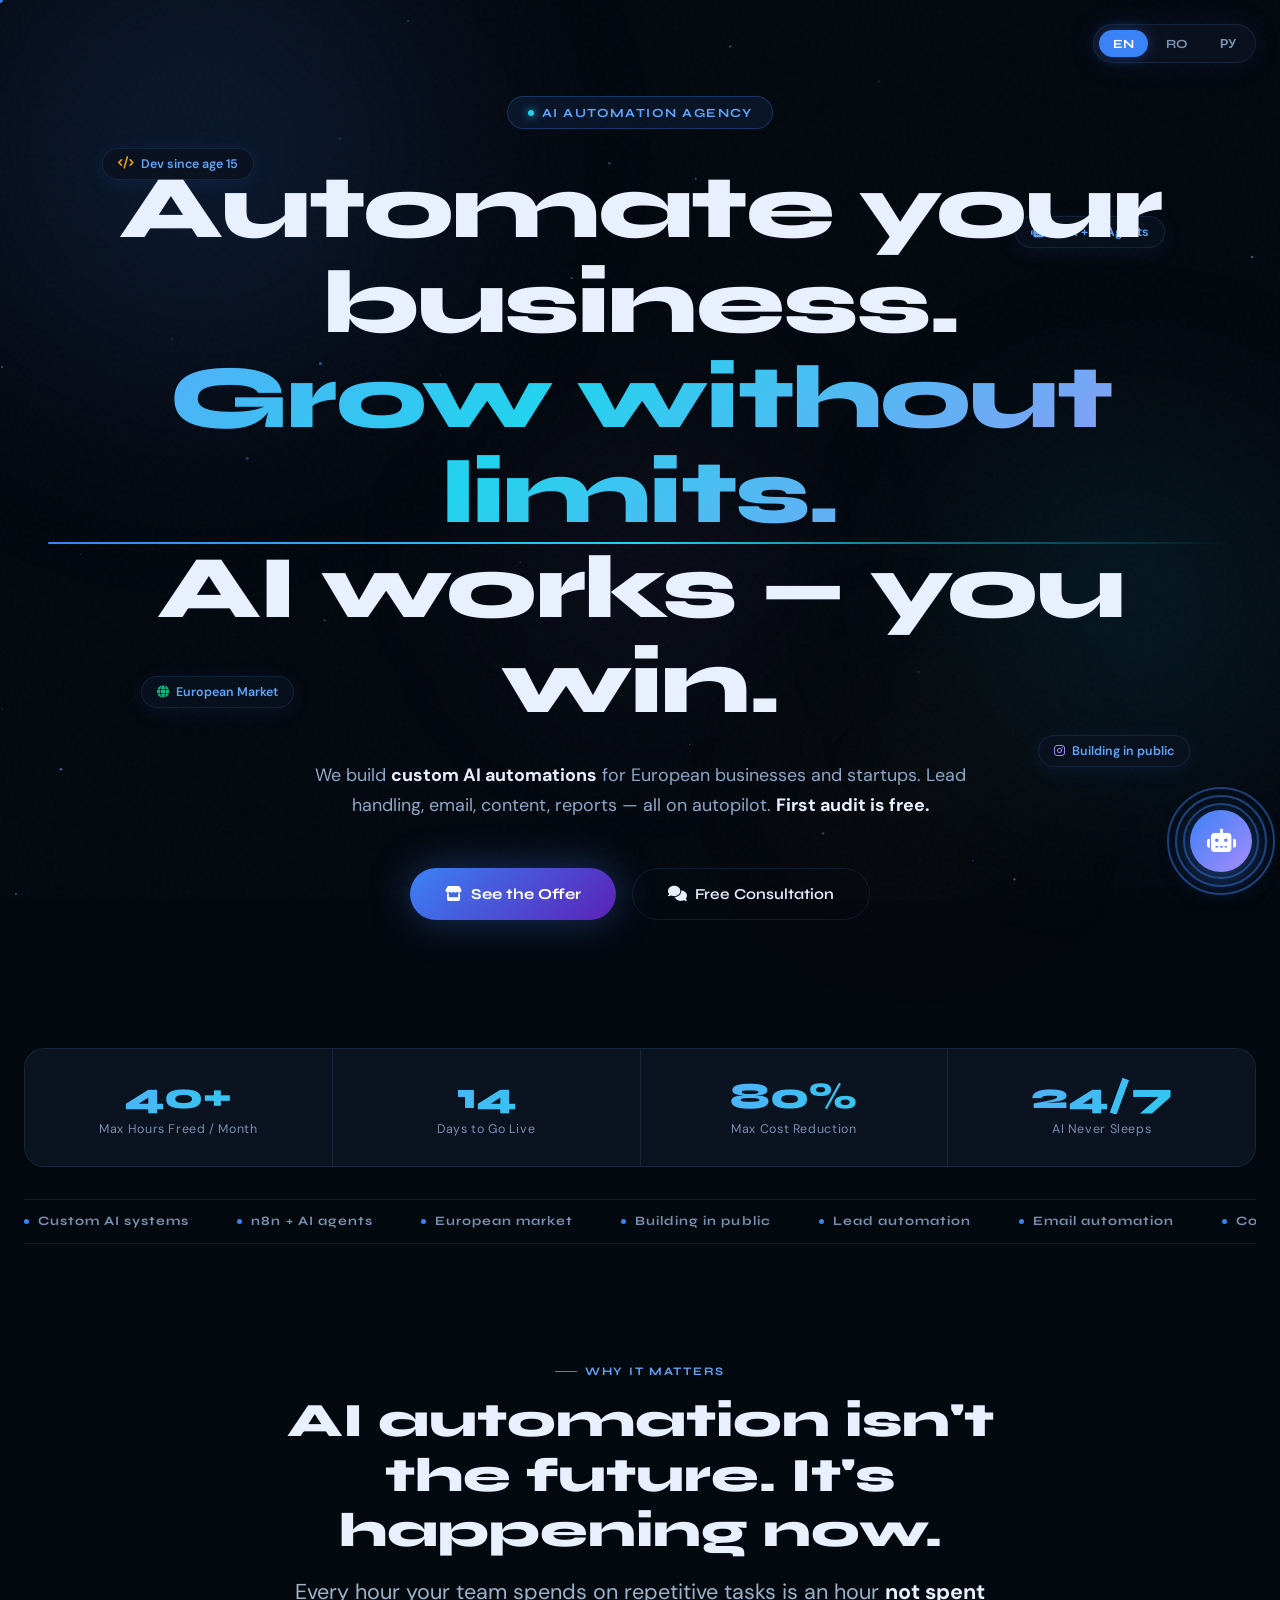
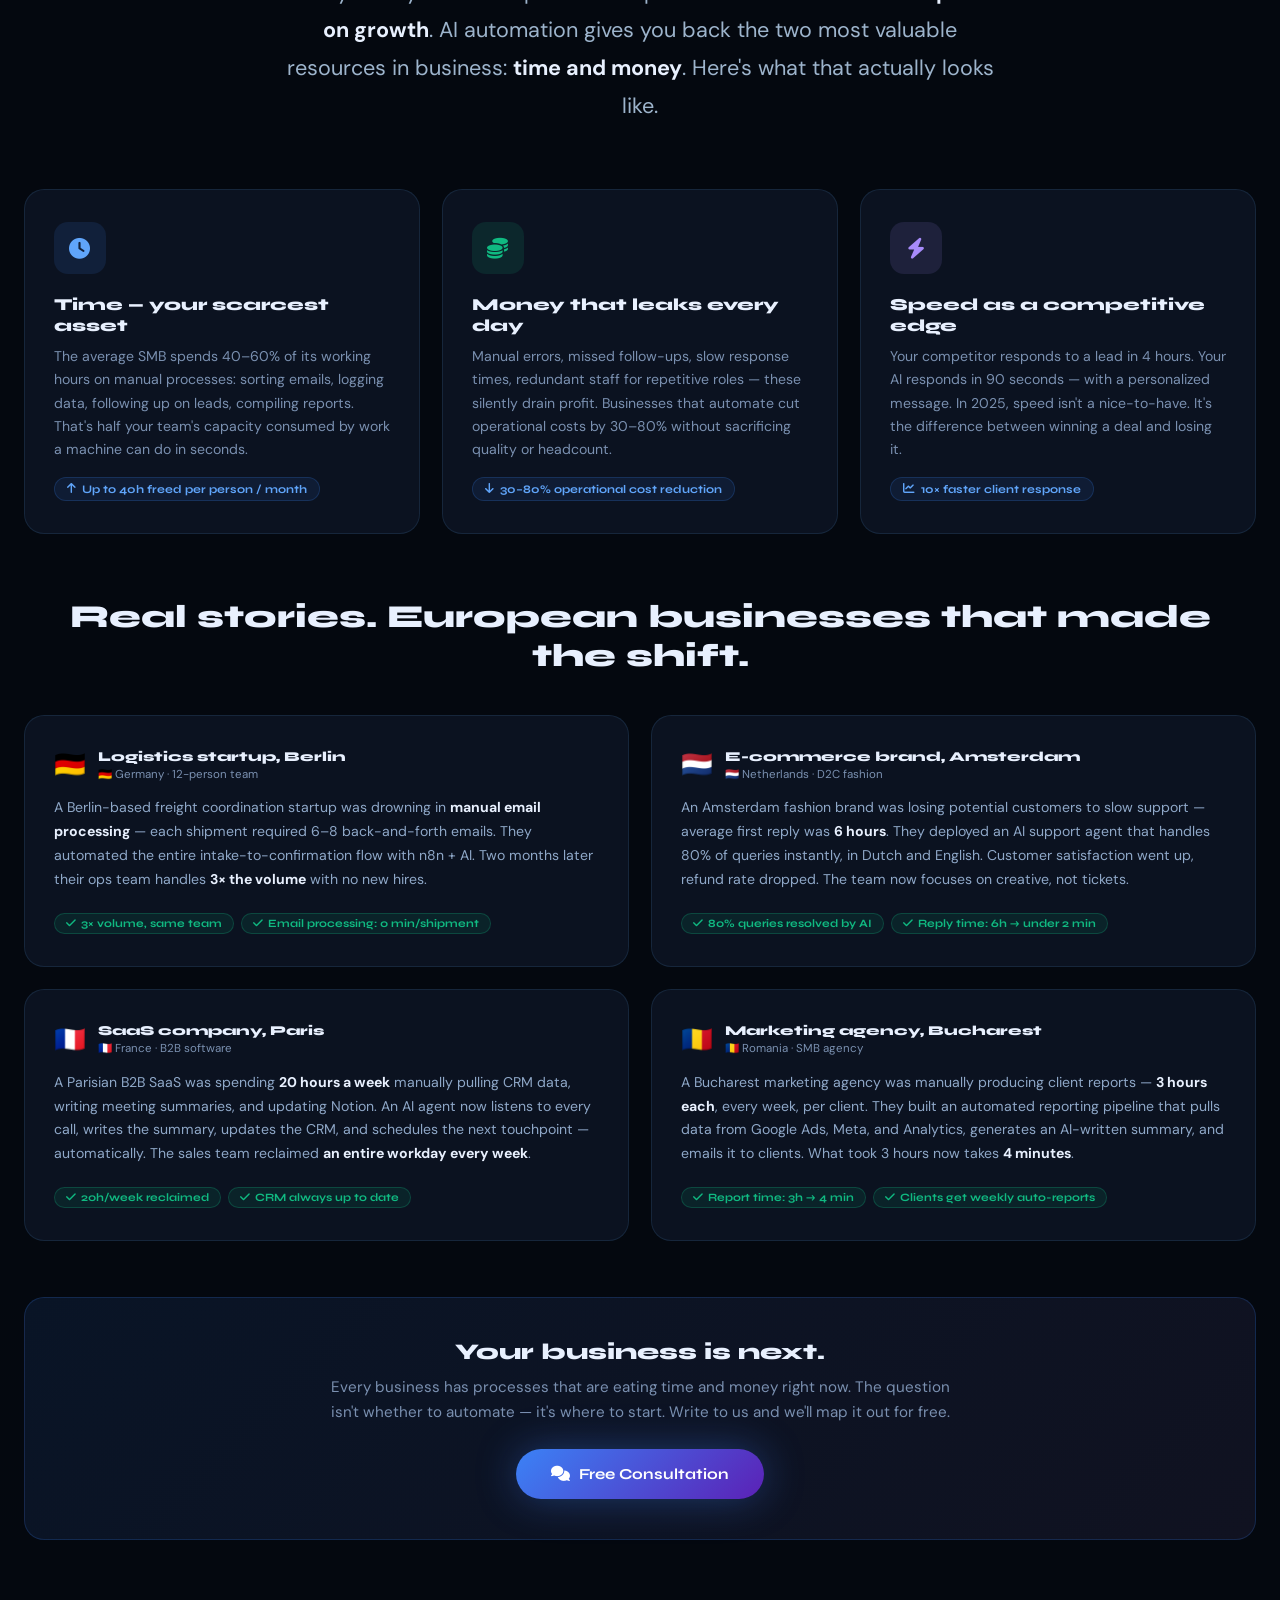
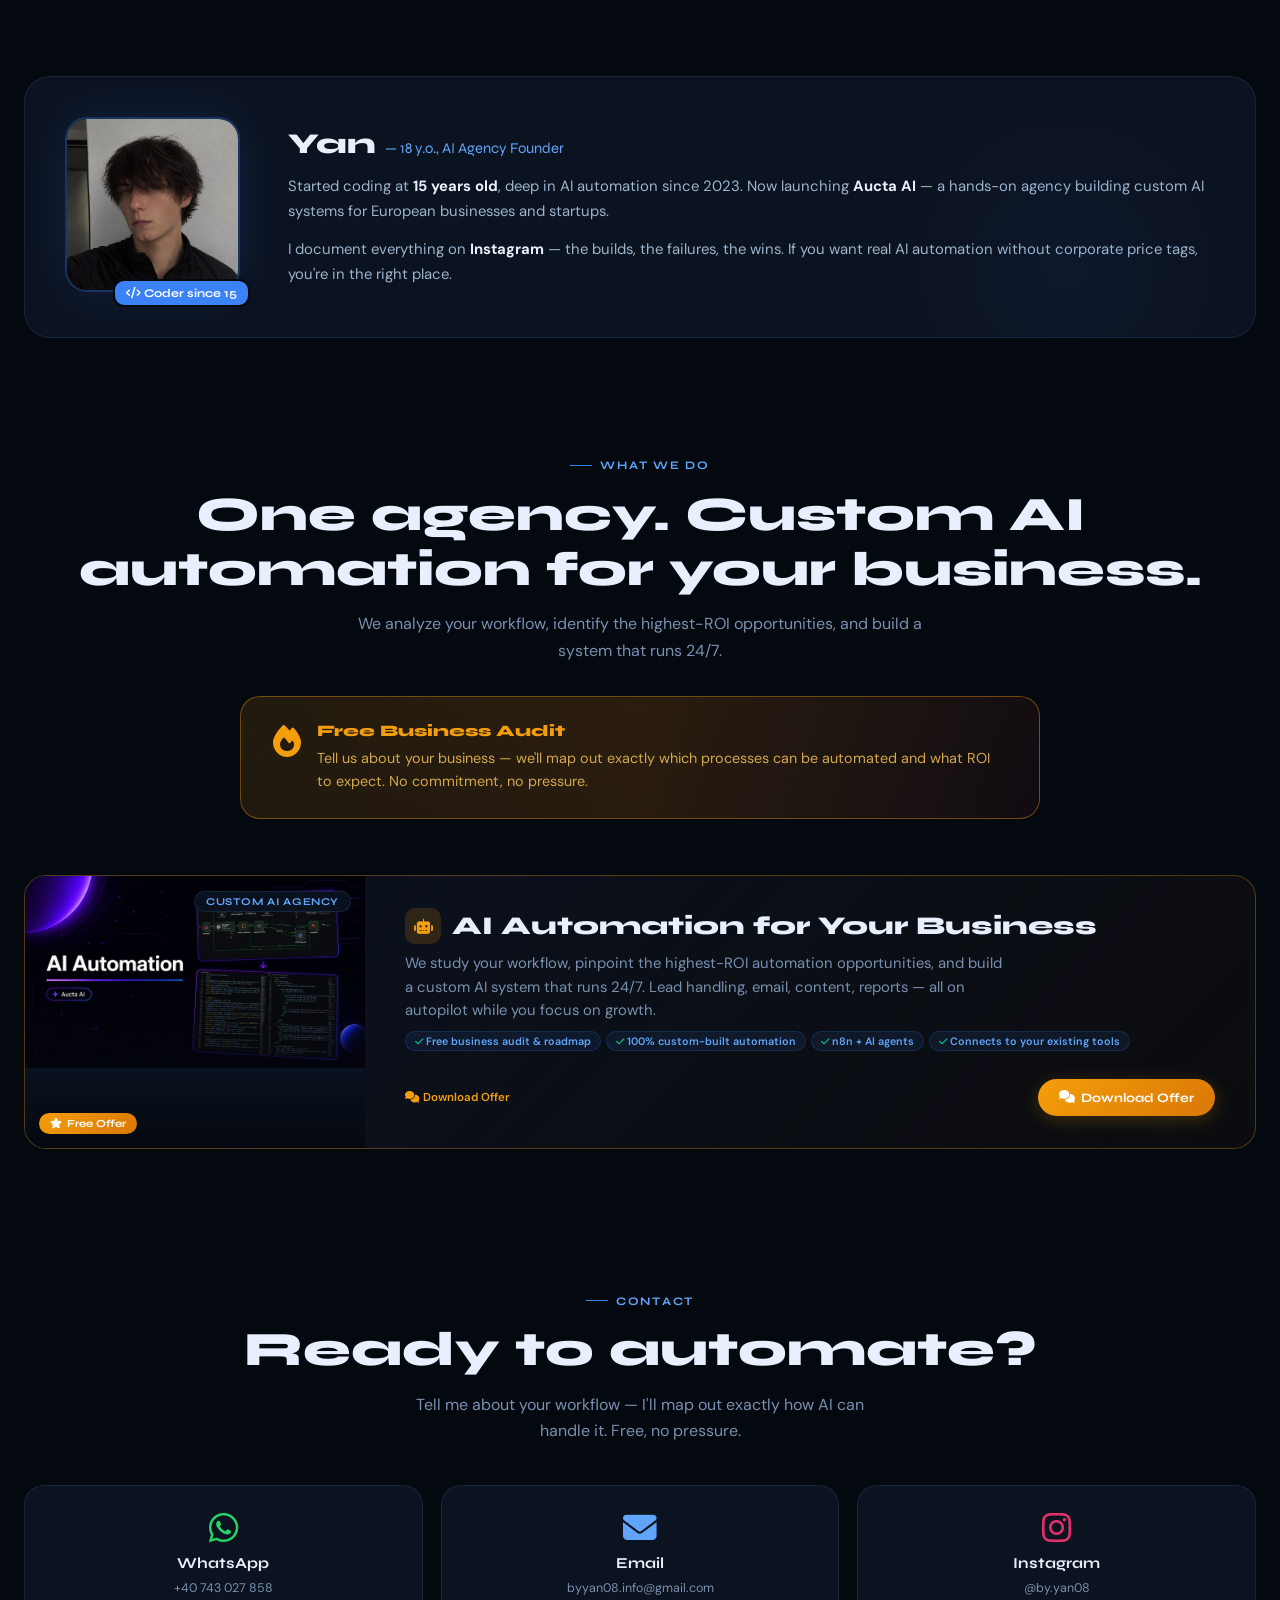
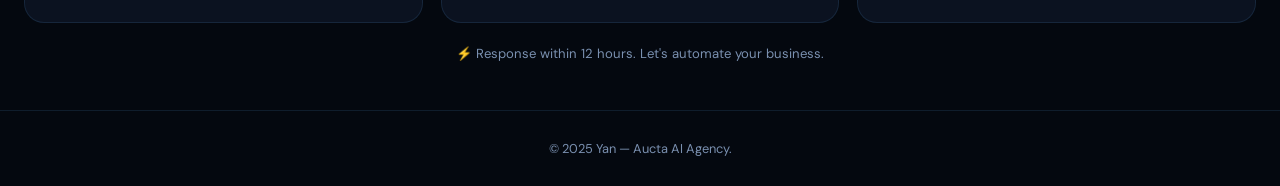
<file: index.html>
<!DOCTYPE html>
<html lang="en" id="htmlRoot">
<head>
<meta charset="UTF-8">
<meta name="viewport" content="width=device-width, initial-scale=1.0, viewport-fit=cover">
<title>Yan | Aucta AI — Automation Agency</title>
<link rel="icon" type="image/png" href="icon.png">
<link rel="stylesheet" href="https://cdnjs.cloudflare.com/ajax/libs/font-awesome/6.5.0/css/all.min.css">
<link href="https://fonts.googleapis.com/css2?family=Syne:wght@400;600;700;800&family=DM+Sans:opsz,wght@9..40,300;9..40,400;9..40,500&display=swap" rel="stylesheet">
<style>
:root{
  --bg:#04080f;--surface:#0b1220;--surface2:#111c30;
  --border:rgba(99,179,255,0.12);--blue:#3b82f6;--blue-bright:#60a5fa;
  --blue-glow:rgba(59,130,246,0.35);--cyan:#22d3ee;--purple:#a78bfa;
  --text:#e8f0fe;--muted:#7a90b0;--accent:#f59e0b;--green:#10b981;
  --radius:20px;--fd:'Syne',sans-serif;--fb:'DM Sans',sans-serif;
}
*,*::before,*::after{margin:0;padding:0;box-sizing:border-box}
html{scroll-behavior:smooth}
body{font-family:var(--fb);background:var(--bg);color:var(--text);overflow-x:hidden}
h1,h2,h3,h4,h5,p,span,div,button,a{overflow-wrap:break-word;word-break:break-word}

/* CANVAS */
#cvs{position:fixed;inset:0;z-index:0;pointer-events:none}
body::before{content:'';position:fixed;inset:0;z-index:1;pointer-events:none;
  background-image:url("data:image/svg+xml,%3Csvg viewBox='0 0 256 256' xmlns='http://www.w3.org/2000/svg'%3E%3Cfilter id='n'%3E%3CfeTurbulence type='fractalNoise' baseFrequency='0.9' numOctaves='4' stitchTiles='stitch'/%3E%3C/filter%3E%3Crect width='100%25' height='100%25' filter='url(%23n)' opacity='1'/%3E%3C/svg%3E");opacity:.022}
.orb{position:fixed;border-radius:50%;filter:blur(90px);pointer-events:none;z-index:0;animation:orbF 18s ease-in-out infinite}
.o1{width:700px;height:700px;top:-200px;left:-150px;background:radial-gradient(circle,rgba(59,130,246,.18),transparent 70%)}
.o2{width:500px;height:500px;bottom:5%;right:-100px;background:radial-gradient(circle,rgba(34,211,238,.12),transparent 70%);animation-delay:-7s}
.o3{width:400px;height:400px;top:40%;left:35%;background:radial-gradient(circle,rgba(167,139,250,.08),transparent 70%);animation-delay:-13s}
.o4{width:300px;height:300px;top:70%;left:60%;background:radial-gradient(circle,rgba(245,158,11,.06),transparent 70%);animation-delay:-5s}
@keyframes orbF{0%,100%{transform:translate(0,0) scale(1)}33%{transform:translate(40px,-50px) scale(1.06)}66%{transform:translate(-30px,35px) scale(.94)}}
::-webkit-scrollbar{width:4px}::-webkit-scrollbar-track{background:var(--bg)}
::-webkit-scrollbar-thumb{background:linear-gradient(var(--blue),var(--purple));border-radius:10px}
.wrapper{position:relative;z-index:2}
.container{max-width:1280px;margin:0 auto;padding:0 1.5rem}

/* LANG */
.lang-toggle{position:fixed;top:24px;right:24px;z-index:1000;display:flex;gap:4px;
  background:rgba(11,18,32,.92);backdrop-filter:blur(20px);border:1px solid var(--border);
  border-radius:50px;padding:5px;box-shadow:0 0 30px rgba(59,130,246,.1)}
.lang-option{padding:6px 14px;border-radius:40px;font-family:var(--fd);font-size:.78rem;font-weight:700;
  cursor:pointer;transition:all .25s;color:var(--muted);user-select:none}
.lang-option.active{background:var(--blue);color:#fff;box-shadow:0 0 15px var(--blue-glow)}
.lang-option:not(.active):hover{color:var(--text)}

/* HERO */
.hero{min-height:100vh;display:flex;flex-direction:column;justify-content:center;
  align-items:center;text-align:center;padding:6rem 1.5rem 4rem;position:relative;overflow:hidden}
.hf{position:absolute;pointer-events:none;animation:hfloat 6s ease-in-out infinite}
.hf:nth-child(1){top:15%;left:8%}.hf:nth-child(2){top:22%;right:9%;animation-delay:-2s}
.hf:nth-child(3){bottom:28%;left:11%;animation-delay:-4s}.hf:nth-child(4){bottom:22%;right:7%;animation-delay:-1s}
.chip{background:rgba(11,18,32,.85);backdrop-filter:blur(10px);border:1px solid var(--border);
  border-radius:50px;padding:7px 15px;font-size:.78rem;font-weight:600;color:var(--blue-bright);
  white-space:nowrap;box-shadow:0 4px 20px rgba(59,130,246,.1);display:flex;align-items:center;gap:7px}
@keyframes hfloat{0%,100%{transform:translateY(0) rotate(0)}50%{transform:translateY(-12px) rotate(1deg)}}
.eyebrow{display:inline-flex;align-items:center;gap:8px;background:rgba(59,130,246,.1);
  border:1px solid rgba(59,130,246,.3);border-radius:50px;padding:8px 20px;
  font-family:var(--fd);font-size:.78rem;font-weight:700;letter-spacing:.12em;
  text-transform:uppercase;color:var(--blue-bright);margin-bottom:2rem;animation:fsup .8s ease-out both}
.edot{width:6px;height:6px;border-radius:50%;background:var(--cyan);
  box-shadow:0 0 8px var(--cyan);animation:blink 2s ease-in-out infinite}
@keyframes blink{0%,100%{opacity:1}50%{opacity:.3}}
.htitle{font-family:var(--fd);font-size:clamp(2.6rem,7vw,5.8rem);font-weight:800;
  line-height:1.06;letter-spacing:-.02em;margin-bottom:1.8rem;animation:fsup .8s .15s ease-out both}
.htitle .line{display:block}
.gt{background:linear-gradient(135deg,#60a5fa 0%,#22d3ee 40%,#a78bfa 100%);
  -webkit-background-clip:text;background-clip:text;color:transparent;position:relative}
.gt::after{content:'';position:absolute;bottom:-3px;left:0;right:0;height:2px;
  background:linear-gradient(90deg,#3b82f6,#22d3ee,transparent);border-radius:2px}
.hsub{max-width:660px;font-size:1.12rem;line-height:1.68;color:#8fa8c8;
  margin-bottom:3rem;animation:fsup .8s .3s ease-out both}
.hsub strong{color:var(--text)}
.hbtns{display:flex;gap:1rem;flex-wrap:wrap;justify-content:center;animation:fsup .8s .45s ease-out both}
.btnp{background:linear-gradient(135deg,var(--blue),#5b21b6);color:#fff;border:none;
  padding:1rem 2.2rem;border-radius:50px;font-family:var(--fd);font-size:.95rem;font-weight:700;
  cursor:pointer;display:inline-flex;align-items:center;gap:9px;transition:all .3s;
  position:relative;overflow:hidden;box-shadow:0 0 40px rgba(59,130,246,.35)}
.btnp::before{content:'';position:absolute;inset:0;background:linear-gradient(135deg,rgba(255,255,255,.18),transparent);opacity:0;transition:.3s}
.btnp:hover{transform:translateY(-3px) scale(1.02);box-shadow:0 8px 50px rgba(59,130,246,.5)}
.btnp:hover::before{opacity:1}
.btns{background:transparent;color:var(--text);border:1px solid var(--border);
  padding:1rem 2.2rem;border-radius:50px;font-family:var(--fd);font-size:.95rem;font-weight:600;
  cursor:pointer;display:inline-flex;align-items:center;gap:8px;transition:all .3s}
.btns:hover{border-color:var(--blue);color:var(--blue-bright);transform:translateY(-3px)}

/* STATS */
.sbar{display:flex;flex-wrap:wrap;background:var(--surface);border:1px solid var(--border);
  border-radius:var(--radius);overflow:hidden;margin:4rem 0 2rem;animation:fsup .8s .6s ease-out both}
.si{flex:1;min-width:150px;padding:1.8rem 1.2rem;text-align:center;
  border-right:1px solid var(--border);position:relative;overflow:hidden;transition:background .3s}
.si:last-child{border-right:none}
.si:hover{background:var(--surface2)}
.si::before{content:'';position:absolute;top:0;left:0;right:0;height:2px;
  background:linear-gradient(90deg,transparent,var(--blue),var(--cyan),transparent);
  transform:scaleX(0);transition:.4s}
.si:hover::before{transform:scaleX(1)}
.snum{font-family:var(--fd);font-size:2.3rem;font-weight:800;
  background:linear-gradient(135deg,var(--blue-bright),var(--cyan));
  -webkit-background-clip:text;background-clip:text;color:transparent;line-height:1}
.slbl{font-size:.78rem;color:var(--muted);margin-top:.4rem;letter-spacing:.05em}

/* TICKER */
.tkw{overflow:hidden;border-top:1px solid var(--border);border-bottom:1px solid var(--border);padding:.85rem 0;margin-bottom:2rem}
.tki{display:flex;gap:3rem;white-space:nowrap;animation:tk 28s linear infinite}
.tki:hover{animation-play-state:paused}
.tkt{font-family:var(--fd);font-size:.8rem;font-weight:700;letter-spacing:.08em;
  color:var(--muted);display:flex;align-items:center;gap:9px}
.tkd{width:5px;height:5px;border-radius:50%;background:var(--blue)}
@keyframes tk{from{transform:translateX(0)}to{transform:translateX(-50%)}}
@keyframes fsup{from{opacity:0;transform:translateY(28px)}to{opacity:1;transform:translateY(0)}}

/* SECTION */
.slabel{display:inline-flex;align-items:center;gap:8px;font-family:var(--fd);font-size:.72rem;font-weight:700;
  letter-spacing:.15em;text-transform:uppercase;color:var(--blue-bright);margin-bottom:.9rem}
.slabel::before{content:'';width:22px;height:1px;background:var(--blue)}
.stitle{font-family:var(--fd);font-size:clamp(1.8rem,4vw,3rem);font-weight:800;line-height:1.15;margin-bottom:.9rem}
.sdesc{color:var(--muted);font-size:1rem;line-height:1.65}

/* SHOP */
.shop-s{padding:3.5rem 0 5rem}
.shop-hd{text-align:center;margin-bottom:3.5rem}

/* DEAL BANNER */
.deal-banner{display:flex;align-items:flex-start;gap:16px;
  background:linear-gradient(135deg,rgba(245,158,11,.13),rgba(239,68,68,.06));
  border:1px solid rgba(245,158,11,.4);border-radius:20px;padding:1.5rem 2rem;
  margin:2rem auto 0;max-width:800px;text-align:left;position:relative;overflow:hidden}
.deal-banner::after{content:'';position:absolute;inset:0;
  background:linear-gradient(90deg,transparent,rgba(245,158,11,.07),transparent);
  animation:shim 3s ease-in-out infinite;pointer-events:none}
@keyframes shim{0%,100%{opacity:0}50%{opacity:1}}
.deal-ico{font-size:2rem;flex-shrink:0;color:var(--accent);animation:fp 2s ease-in-out infinite}
@keyframes fp{0%,100%{transform:scale(1)}50%{transform:scale(1.18)}}
.deal-txt strong{display:block;font-family:var(--fd);font-size:1rem;font-weight:800;color:var(--accent);margin-bottom:.4rem}
.deal-txt p{color:#d4a84b;font-size:.9rem;line-height:1.65;position:relative;z-index:1}

/* PRODUCT GRID — strict 3 cols */
.pgrid{display:grid;grid-template-columns:repeat(3,1fr);gap:1.6rem}

/* PRODUCT CARD */
.pcard{background:var(--surface);border:1px solid var(--border);border-radius:22px;
  overflow:hidden;transition:all .4s cubic-bezier(.175,.885,.32,1.275);
  cursor:pointer;position:relative;display:flex;flex-direction:column}
.pcard::after{content:'';position:absolute;inset:0;border-radius:22px;
  background:linear-gradient(135deg,rgba(59,130,246,.05),rgba(167,139,250,.05));
  opacity:0;transition:.4s;pointer-events:none}
.pcard:hover{transform:translateY(-10px) scale(1.015);
  border-color:rgba(99,179,255,.4);
  box-shadow:0 28px 55px rgba(0,0,0,.4),0 0 35px rgba(59,130,246,.1)}
.pcard:hover::after{opacity:1}

/* CARD MEDIA */
.cmedia{position:relative;overflow:hidden;background:var(--surface2)}
.cmedia img{width:100%;height:auto;object-fit:contain;transition:transform .5s ease;display:block}
.pcard:hover .cmedia img{transform:scale(1.06)}
.cmov{position:absolute;inset:0;background:linear-gradient(to bottom,transparent 35%,rgba(4,8,15,.96))}
.cnum{position:absolute;top:.9rem;left:.9rem;
  width:34px;height:34px;border-radius:10px;
  background:rgba(4,8,15,.8);backdrop-filter:blur(10px);border:1px solid var(--border);
  display:flex;align-items:center;justify-content:center;
  font-family:var(--fd);font-size:.68rem;font-weight:800;color:var(--muted)}
.ccat{position:absolute;top:.9rem;right:.9rem;
  background:rgba(11,18,32,.9);backdrop-filter:blur(10px);border:1px solid var(--border);
  border-radius:40px;padding:3px 11px;font-family:var(--fd);font-size:.65rem;font-weight:700;
  letter-spacing:.07em;color:var(--blue-bright);text-transform:uppercase}
.chot{position:absolute;bottom:.9rem;left:.9rem;
  display:flex;align-items:center;gap:5px;
  background:linear-gradient(135deg,#f59e0b,#ef4444);border-radius:40px;padding:4px 11px;
  font-family:var(--fd);font-size:.67rem;font-weight:700;color:#fff;
  animation:pbadge 2s ease-in-out infinite}
@keyframes pbadge{0%,100%{box-shadow:0 0 0 0 rgba(245,158,11,.4)}50%{box-shadow:0 0 0 7px rgba(245,158,11,0)}}

/* CARD BODY */
.cbody{padding:1.3rem;flex:1;display:flex;flex-direction:column;gap:.5rem}
.cico{width:36px;height:36px;border-radius:10px;display:flex;align-items:center;
  justify-content:center;font-size:.95rem;flex-shrink:0}
.ctop{display:flex;align-items:center;gap:.7rem}
.ctitle{font-family:var(--fd);font-size:1.05rem;font-weight:800;color:var(--text);line-height:1.2}
.cdesc{color:var(--muted);font-size:.83rem;line-height:1.58;flex:1}
.cfeats{display:flex;flex-wrap:wrap;gap:5px}
.cft{background:rgba(59,130,246,.09);border:1px solid rgba(59,130,246,.18);
  border-radius:40px;padding:2px 9px;font-size:.67rem;font-weight:600;color:var(--blue-bright)}
.cfoot{display:flex;align-items:center;justify-content:space-between;gap:.8rem;margin-top:auto;padding-top:.3rem}
.ctrial{font-size:.72rem;color:var(--green);font-weight:600;display:flex;align-items:center;gap:4px}
.ccta{background:linear-gradient(135deg,var(--blue),#5b21b6);color:#fff;border:none;
  padding:.65rem 1.3rem;border-radius:50px;font-family:var(--fd);font-size:.8rem;font-weight:700;
  cursor:pointer;display:flex;align-items:center;gap:6px;transition:all .3s;
  box-shadow:0 4px 18px rgba(59,130,246,.22);white-space:nowrap;flex-shrink:0}
.ccta:hover{transform:scale(1.06);box-shadow:0 8px 28px rgba(59,130,246,.4)}
.ccta.gold{background:linear-gradient(135deg,var(--accent),#d97706);box-shadow:0 4px 18px rgba(245,158,11,.22)}
.ccta.gold:hover{box-shadow:0 8px 28px rgba(245,158,11,.4)}

/* CUSTOM CARD — full width horizontal */
.pcard.custom{grid-column:1/-1;flex-direction:row;align-items:stretch;border-color:rgba(245,158,11,.3);
  background:linear-gradient(135deg,var(--surface),rgba(245,158,11,.03))}
.pcard.custom:hover{border-color:rgba(245,158,11,.6);
  box-shadow:0 28px 55px rgba(0,0,0,.4),0 0 40px rgba(245,158,11,.12)}
.pcard.custom .cmedia{width:340px;flex-shrink:0;aspect-ratio:unset;border-radius:0}
.pcard.custom .cbody{justify-content:center;padding:2rem 2.5rem}
.pcard.custom .ctitle{font-size:1.6rem}
.pcard.custom .cdesc{font-size:.93rem;max-width:600px}
.pcard.custom .cfeats{margin-bottom:1rem}

/* MODAL */
.modal-ov{position:fixed;inset:0;z-index:2000;background:rgba(4,8,15,.93);
  backdrop-filter:blur(16px);display:flex;align-items:center;justify-content:center;
  padding:1rem;opacity:0;pointer-events:none;transition:opacity .3s}
.modal-ov.open{opacity:1;pointer-events:all}
.mbox{background:var(--surface);border:1px solid var(--border);border-radius:26px;
  width:100%;max-width:960px;max-height:90vh;overflow-y:auto;
  transform:translateY(28px) scale(.97);
  transition:transform .4s cubic-bezier(.175,.885,.32,1.275);
  scrollbar-width:thin;scrollbar-color:var(--blue) transparent}
.modal-ov.open .mbox{transform:translateY(0) scale(1)}
.mcl{position:sticky;top:1rem;z-index:10;float:right;
  width:38px;height:38px;border-radius:50%;border:1px solid var(--border);
  background:rgba(4,8,15,.9);color:var(--muted);
  display:flex;align-items:center;justify-content:center;
  cursor:pointer;transition:all .2s;font-size:.9rem;margin:1rem 1rem -2rem auto}
.mcl:hover{background:rgba(239,68,68,.2);color:#f87171;border-color:rgba(239,68,68,.4)}

/* GALLERY */
.mgal{position:relative;overflow:hidden;border-radius:14px;margin:1.4rem 1.4rem 0}
.gslides{display:flex;transition:transform .4s ease;height:100%}
.gslide{min-width:100%;height:100%}
.gslide img{width:100%;height:100%;object-fit:cover;display:block}
.gslide iframe{width:100%;height:100%;border:none;display:block}
.gnav{position:absolute;top:50%;transform:translateY(-50%);width:38px;height:38px;
  border-radius:50%;background:rgba(4,8,15,.8);backdrop-filter:blur(8px);
  border:1px solid var(--border);color:#fff;display:flex;align-items:center;
  justify-content:center;cursor:pointer;transition:all .2s;font-size:.85rem}
.gnav:hover{background:var(--blue);border-color:var(--blue)}
.gnav.prev{left:.8rem}.gnav.next{right:.8rem}
.gdots{position:absolute;bottom:.8rem;left:50%;transform:translateX(-50%);display:flex;gap:5px}
.gdot{width:6px;height:6px;border-radius:50%;background:rgba(255,255,255,.3);cursor:pointer;transition:all .2s}
.gdot.active{background:#fff;transform:scale(1.3)}
.gtabs{display:flex;gap:7px;padding:.7rem 1.4rem 0}
.gtab{padding:5px 15px;border-radius:40px;border:1px solid var(--border);
  font-family:var(--fd);font-size:.73rem;font-weight:700;cursor:pointer;
  transition:all .25s;color:var(--muted);background:transparent}
.gtab.active{background:var(--blue);border-color:var(--blue);color:#fff}

/* MODAL CONTENT */
.mc{padding:1.4rem}
.mtitle{font-family:var(--fd);font-size:1.7rem;font-weight:800;margin-bottom:.35rem}
.mcat{color:var(--blue-bright);font-size:.83rem;font-weight:600;margin-bottom:1.1rem}
.mdesc{color:#9db4cc;font-size:.95rem;line-height:1.75;margin-bottom:1.4rem}
.mfeats{display:grid;grid-template-columns:repeat(auto-fit,minmax(195px,1fr));gap:.7rem;margin-bottom:1.4rem}
.mfeat{background:var(--surface2);border:1px solid var(--border);border-radius:11px;
  padding:.75rem .9rem;display:flex;align-items:flex-start;gap:9px}
.mfi{color:var(--green);font-size:.82rem;margin-top:2px;flex-shrink:0}
.mft{font-size:.83rem;color:var(--text);line-height:1.4}

/* DEAL IN MODAL */
.mdeal{background:linear-gradient(135deg,rgba(245,158,11,.12),rgba(239,68,68,.05));
  border:1px solid rgba(245,158,11,.35);border-radius:15px;padding:1.4rem;
  margin-bottom:1.4rem;position:relative;overflow:hidden}
.mdeal::before{content:'';position:absolute;inset:0;
  background:conic-gradient(from 0deg,transparent 70%,rgba(245,158,11,.07) 80%,transparent 90%);
  animation:rconic 8s linear infinite;pointer-events:none}
@keyframes rconic{to{transform:rotate(360deg)}}
.dh{font-family:var(--fd);font-size:1rem;font-weight:800;color:var(--accent);
  margin-bottom:.5rem;position:relative;z-index:1;display:flex;align-items:center;gap:7px}
.db{color:#d4a84b;font-size:.9rem;line-height:1.65;position:relative;z-index:1}

/* CONTACT CHOICE */
.cct{font-family:var(--fd);font-size:.95rem;font-weight:700;text-align:center;margin-bottom:.9rem}
.cbtns{display:grid;grid-template-columns:1fr 1fr;gap:.75rem}
.cbtn{display:flex;align-items:center;gap:11px;padding:.9rem 1.1rem;border-radius:13px;
  border:1px solid var(--border);text-decoration:none;background:var(--surface2);
  color:var(--text);transition:all .3s;cursor:pointer}
.cbtn:hover{transform:translateY(-3px)}
.cbtn.tg:hover{background:rgba(42,171,238,.1);border-color:#2AABEE;box-shadow:0 8px 22px rgba(42,171,238,.15)}
.cbtn.wa:hover{background:rgba(37,211,102,.1);border-color:#25D366;box-shadow:0 8px 22px rgba(37,211,102,.15)}
.cbtn.em:hover{background:rgba(59,130,246,.1);border-color:var(--blue);box-shadow:0 8px 22px rgba(59,130,246,.15)}
.cbtn.li:hover{background:rgba(10,102,194,.1);border-color:#0A66C2;box-shadow:0 8px 22px rgba(10,102,194,.15)}
.cbico{font-size:1.4rem;flex-shrink:0}
.cbtn.tg .cbico{color:#2AABEE}.cbtn.wa .cbico{color:#25D366}
.cbtn.em .cbico{color:var(--blue-bright)}.cbtn.li .cbico{color:#60a5fa}
.cbinfo h5{font-family:var(--fd);font-size:.85rem;font-weight:700}
.cbinfo span{font-size:.72rem;color:var(--muted)}

/* LIGHTBOX */












/* AI IMPACT SECTION */
.impact-s{padding:5rem 0}
.impact-intro{text-align:center;max-width:720px;margin:0 auto 4rem}
.impact-lead{font-size:clamp(1.1rem,2.5vw,1.35rem);color:#9db4cc;line-height:1.75;margin-top:1rem}
.impact-lead strong{color:var(--text)}

.why-grid{display:grid;grid-template-columns:repeat(3,1fr);gap:1.4rem;margin-bottom:4rem}
@media(max-width:900px){.why-grid{grid-template-columns:1fr 1fr}}
@media(max-width:560px){.why-grid{grid-template-columns:1fr}}

.why-card{background:var(--surface);border:1px solid var(--border);border-radius:20px;
  padding:2rem 1.8rem;position:relative;overflow:hidden;
  transition:transform .3s,box-shadow .3s,border-color .3s}
.why-card:hover{transform:translateY(-6px);border-color:rgba(99,179,255,.35);
  box-shadow:0 20px 50px rgba(0,0,0,.35),0 0 30px rgba(59,130,246,.08)}
.why-card::before{content:'';position:absolute;top:0;left:0;right:0;height:2px;
  background:var(--wc-grad,linear-gradient(90deg,var(--blue),var(--cyan)));
  transform:scaleX(0);transition:.35s;transform-origin:left}
.why-card:hover::before{transform:scaleX(1)}
.wc-icon{width:52px;height:52px;border-radius:14px;
  display:flex;align-items:center;justify-content:center;
  font-size:1.3rem;margin-bottom:1.2rem;flex-shrink:0}
.wc-title{font-family:var(--fd);font-size:1.05rem;font-weight:800;
  color:var(--text);margin-bottom:.6rem;line-height:1.25}
.wc-body{font-size:.88rem;color:var(--muted);line-height:1.65}
.wc-stat{display:inline-flex;align-items:center;gap:6px;margin-top:1rem;
  background:rgba(59,130,246,.09);border:1px solid rgba(59,130,246,.2);
  border-radius:40px;padding:4px 12px;font-family:var(--fd);
  font-size:.72rem;font-weight:700;color:var(--blue-bright)}

.stories-title{font-family:var(--fd);font-size:clamp(1.5rem,3vw,2rem);font-weight:800;
  text-align:center;margin-bottom:2.5rem;line-height:1.2}

.stories-grid{display:grid;grid-template-columns:1fr 1fr;gap:1.4rem;margin-bottom:1rem}
@media(max-width:700px){.stories-grid{grid-template-columns:1fr}}

.story-card{background:var(--surface);border:1px solid var(--border);border-radius:20px;
  padding:2rem 1.8rem;display:flex;flex-direction:column;gap:.9rem;
  transition:transform .3s,border-color .3s,box-shadow .3s}
.story-card:hover{transform:translateY(-5px);border-color:rgba(99,179,255,.3);
  box-shadow:0 16px 45px rgba(0,0,0,.3)}
.story-top{display:flex;align-items:center;gap:12px}
.story-flag{font-size:1.6rem;flex-shrink:0}
.story-co{font-family:var(--fd);font-size:.85rem;font-weight:800;color:var(--text)}
.story-tag{font-size:.72rem;color:var(--muted);margin-top:2px}
.story-body{font-size:.88rem;color:#8fa8c8;line-height:1.7}
.story-body strong{color:var(--text)}
.story-result{display:flex;flex-wrap:wrap;gap:7px;margin-top:.4rem}
.sr-badge{background:rgba(16,185,129,.1);border:1px solid rgba(16,185,129,.25);
  border-radius:40px;padding:3px 11px;font-family:var(--fd);
  font-size:.7rem;font-weight:700;color:var(--green);
  display:flex;align-items:center;gap:5px}

.impact-cta-bar{background:linear-gradient(135deg,rgba(59,130,246,.1),rgba(167,139,250,.08));
  border:1px solid rgba(59,130,246,.2);border-radius:20px;
  padding:2.5rem 2rem;text-align:center;margin-top:3.5rem}
.impact-cta-bar p{color:var(--muted);font-size:.95rem;line-height:1.65;max-width:620px;margin:.6rem auto 1.5rem}
.impact-cta-bar h3{font-family:var(--fd);font-size:1.4rem;font-weight:800;color:var(--text)}

/* ABOUT */
.about-s{padding:3.5rem 0}
.awrap{display:flex;flex-wrap:wrap;gap:3rem;align-items:center;
  background:var(--surface);border:1px solid var(--border);border-radius:26px;padding:2.5rem;
  position:relative;overflow:hidden}
.awrap::before{content:'';position:absolute;top:0;right:0;width:380px;height:380px;
  background:radial-gradient(circle,rgba(59,130,246,.06),transparent 60%);pointer-events:none}
.aimg{flex:0 0 auto;position:relative}
.aimg img{width:175px;height:175px;border-radius:22px;object-fit:cover;
  border:2px solid rgba(59,130,246,.3);box-shadow:0 0 55px rgba(59,130,246,.15)}
.abadge{position:absolute;bottom:-10px;right:-10px;background:var(--blue);color:#fff;
  border-radius:11px;padding:5px 11px;font-family:var(--fd);font-size:.73rem;font-weight:700;
  border:2px solid var(--bg);white-space:nowrap}
.atxt{flex:1;min-width:260px}
.atxt h2{font-family:var(--fd);font-size:1.8rem;font-weight:800;margin-bottom:.25rem}
.atxt .age{color:var(--blue-bright);font-size:.93rem;font-weight:400}
.atxt p{color:#9db4cc;line-height:1.7;margin-top:.8rem;font-size:.93rem}
.atxt p strong{color:var(--text)}

/* CONTACT */
.contact-s{padding:3.5rem 0 3rem}
.cgrid{display:grid;grid-template-columns:repeat(auto-fit,minmax(175px,1fr));gap:1.1rem;margin-top:2.5rem}
.ccard{background:var(--surface);border:1px solid var(--border);border-radius:var(--radius);
  padding:1.6rem;text-align:center;text-decoration:none;color:var(--text);
  transition:all .35s;display:flex;flex-direction:column;align-items:center;gap:.55rem;
  position:relative;overflow:hidden}
.ccard::before{content:'';position:absolute;bottom:0;left:0;right:0;height:3px;transform:scaleX(0);transition:.35s}
.ccard.tg::before{background:#2AABEE}.ccard.wa::before{background:#25D366}
.ccard.em::before{background:var(--blue)}.ccard:not(.tg):not(.wa):not(.em)::before{background:#e1306c}
.ccard:hover{transform:translateY(-7px);border-color:rgba(99,179,255,.3);background:var(--surface2)}
.ccard:hover::before{transform:scaleX(1)}
.ccico{font-size:2.1rem}
.ccard.tg .ccico{color:#2AABEE}.ccard.wa .ccico{color:#25D366}
.ccard.em .ccico{color:var(--blue-bright)}
.ccard h4{font-family:var(--fd);font-size:.95rem;font-weight:700}
.ccard p{font-size:.78rem;color:var(--muted)}
footer{border-top:1px solid var(--border);padding:1.8rem 1.5rem;text-align:center;color:var(--muted);font-size:.8rem}

/* REVEAL */
.rv{opacity:0;transform:translateY(38px);transition:opacity .7s ease-out,transform .7s ease-out}
.rv.vis{opacity:1;transform:translateY(0)}
.d1{transition-delay:.1s}.d2{transition-delay:.2s}.d3{transition-delay:.3s}
.d4{transition-delay:.4s}.d5{transition-delay:.5s}.d6{transition-delay:.6s}

/* ─── AI CHAT WIDGET ─── */
.ai-bubble{position:fixed;bottom:28px;right:28px;z-index:3000;
  width:62px;height:62px;cursor:pointer;border:none;background:none;padding:0}
.ai-ring{position:absolute;border-radius:50%;border:2px solid rgba(59,130,246,.45);
  animation:aring 2.4s ease-out infinite}
.ai-ring.r1{inset:-7px;animation-delay:0s}
.ai-ring.r2{inset:-15px;animation-delay:.6s}
.ai-ring.r3{inset:-23px;animation-delay:1.2s}
@keyframes aring{0%{opacity:.8;transform:scale(1)}100%{opacity:0;transform:scale(1.35)}}
.ai-inner{position:absolute;inset:0;border-radius:50%;
  background:linear-gradient(135deg,var(--blue),var(--purple));
  display:flex;align-items:center;justify-content:center;color:#fff;font-size:1.45rem;
  box-shadow:0 8px 28px rgba(59,130,246,.5);transition:transform .3s}
.ai-bubble:hover .ai-inner{transform:scale(1.1) rotate(-10deg)}
.ai-tip{position:absolute;bottom:70px;right:0;background:var(--surface);
  border:1px solid var(--border);border-radius:12px;padding:8px 14px;
  font-size:.78rem;font-weight:600;color:var(--text);white-space:nowrap;
  box-shadow:0 8px 25px rgba(0,0,0,.3);pointer-events:none;
  animation:tipbounce 3s ease-in-out infinite 2s;opacity:0;animation-fill-mode:forwards}
@keyframes tipbounce{0%{opacity:0;transform:translateY(5px)}15%{opacity:1;transform:translateY(0)}85%{opacity:1;transform:translateY(0)}100%{opacity:0;transform:translateY(5px)}}

/* CHAT PANEL */
.chat-panel{position:fixed;bottom:108px;right:16px;z-index:3000;
  width:370px;height:530px;
  background:var(--surface2);border:1px solid rgba(99,179,255,.2);border-radius:22px;
  display:flex;flex-direction:column;
  box-shadow:0 20px 60px rgba(0,0,0,.55),0 0 40px rgba(59,130,246,.08);
  transform:translateY(18px) scale(.96);opacity:0;pointer-events:none;
  transition:all .35s cubic-bezier(.175,.885,.32,1.275);overflow:hidden}
.chat-panel.open{transform:translateY(0) scale(1);opacity:1;pointer-events:all}
.ch-head{background:linear-gradient(135deg,#1e3a5f,#2d1b69);
  padding:1rem 1.2rem;display:flex;align-items:center;justify-content:space-between;flex-shrink:0}
.ch-info{display:flex;align-items:center;gap:.75rem}
.ch-av{width:38px;height:38px;border-radius:50%;
  background:linear-gradient(135deg,var(--blue),var(--purple));
  display:flex;align-items:center;justify-content:center;color:#fff;font-size:1.05rem}
.ch-name{font-family:var(--fd);font-size:.9rem;font-weight:700;color:#fff}
.ch-st{display:flex;align-items:center;gap:5px;font-size:.72rem;color:rgba(255,255,255,.65);margin-top:1px}
.stdt{width:6px;height:6px;border-radius:50%;background:#10b981;animation:stpulse 2s ease-in-out infinite}
@keyframes stpulse{0%,100%{opacity:1}50%{opacity:.4}}
.ch-close{width:32px;height:32px;border-radius:50%;border:1px solid rgba(255,255,255,.2);
  background:rgba(255,255,255,.08);color:rgba(255,255,255,.7);
  display:flex;align-items:center;justify-content:center;cursor:pointer;
  transition:all .2s;font-size:.8rem}
.ch-close:hover{background:rgba(255,255,255,.18);color:#fff}
.ch-msgs{flex:1;overflow-y:auto;padding:.9rem 1rem;display:flex;flex-direction:column;gap:.7rem;
  scrollbar-width:thin;scrollbar-color:rgba(59,130,246,.3) transparent}
.msg{display:flex;gap:.5rem;align-items:flex-end;max-width:90%}
.msg.ai{align-self:flex-start}
.msg.user{align-self:flex-end;flex-direction:row-reverse}
.msg-av{width:28px;height:28px;border-radius:50%;
  background:linear-gradient(135deg,var(--blue),var(--purple));
  display:flex;align-items:center;justify-content:center;color:#fff;font-size:.75rem;flex-shrink:0}
.msg-bub{padding:.65rem .9rem;border-radius:14px;font-size:.83rem;line-height:1.55;max-width:100%}
.msg.ai .msg-bub{background:rgba(59,130,246,.12);border:1px solid rgba(59,130,246,.2);color:var(--text);border-bottom-left-radius:4px}
.msg.user .msg-bub{background:linear-gradient(135deg,var(--blue),#5b21b6);color:#fff;border-bottom-right-radius:4px}
.msg-typing{display:flex;gap:4px;align-items:center;padding:.65rem .9rem;
  background:rgba(59,130,246,.12);border:1px solid rgba(59,130,246,.2);border-radius:14px;border-bottom-left-radius:4px}
.td{width:6px;height:6px;border-radius:50%;background:var(--blue-bright);animation:tdot 1.2s ease-in-out infinite}
.td:nth-child(2){animation-delay:.2s}.td:nth-child(3){animation-delay:.4s}
@keyframes tdot{0%,60%,100%{transform:translateY(0)}30%{transform:translateY(-6px)}}
.ch-foot{padding:.75rem;border-top:1px solid var(--border);display:flex;flex-direction:column;gap:.55rem;flex-shrink:0}
.ch-inp-row{display:flex;gap:.5rem;align-items:center}
.ch-inp{flex:1;background:rgba(59,130,246,.07);border:1px solid rgba(59,130,246,.2);
  border-radius:12px;padding:.6rem .9rem;font-size:.83rem;color:var(--text);
  font-family:var(--fb);outline:none;transition:border-color .2s}
.ch-inp:focus{border-color:var(--blue)}
.ch-inp::placeholder{color:var(--muted);font-size:.8rem}
.ch-send{width:36px;height:36px;border-radius:10px;
  background:linear-gradient(135deg,var(--blue),var(--purple));color:#fff;border:none;
  display:flex;align-items:center;justify-content:center;cursor:pointer;
  transition:all .2s;font-size:.85rem;flex-shrink:0}
.ch-send:hover{transform:scale(1.1)}
.ch-save{background:rgba(16,185,129,.12);border:1px solid rgba(16,185,129,.3);color:var(--green);
  border-radius:10px;padding:.5rem .9rem;font-size:.77rem;font-weight:600;
  cursor:pointer;display:flex;align-items:center;gap:6px;transition:all .2s;font-family:var(--fb)}
.ch-save:hover{background:rgba(16,185,129,.2);border-color:var(--green)}
.ch-save.sent{color:#60a5fa;border-color:rgba(96,165,250,.3);background:rgba(96,165,250,.1)}

/* RUSSIAN LANG FIXES */
.ru .ctitle{font-size:.96rem}
.ru .ccta{font-size:.73rem;padding:.6rem 1rem}
.ru .ctrial{font-size:.65rem}
.ru .cft{font-size:.62rem;padding:2px 7px}
.ru .htitle{font-size:clamp(2.2rem,5.8vw,5rem)}
.ru .chip{font-size:.72rem;padding:6px 12px}
.ru .ccta span{display:none}
.ru .ccta::after{content:'→'}
.ru .pcard.custom .ctitle{font-size:1.35rem}
.ru .ccat{font-size:.6rem}

/* RESPONSIVE */
@media(max-width:1024px){
  .pgrid{grid-template-columns:repeat(2,1fr)}
  .pcard.custom{flex-direction:column}
  .pcard.custom .cmedia{width:100%;aspect-ratio:16/9}
  .pcard.custom .cbody{padding:1.5rem}
  .pcard.custom .ctitle{font-size:1.3rem}
}
@media(max-width:768px){
  .lang-toggle{top:12px;right:12px}
  .lang-option{padding:5px 10px;font-size:.7rem}
  .hf{display:none}
  .awrap{padding:1.8rem;gap:2rem}
  .mbox{border-radius:18px}
  .cbtns{grid-template-columns:1fr}
  .mfeats{grid-template-columns:1fr}
  .chat-panel{width:calc(100vw - 2rem);right:1rem;bottom:100px}
  .pgrid{grid-template-columns:1fr}
  .pcard.custom{grid-column:1}
  .pcard.custom .cmedia{width:100%}
}
@media(max-width:480px){
  .htitle{font-size:2.2rem}
  .mtitle{font-size:1.3rem}
  .sbar{flex-direction:column}
  .si{border-right:none;border-bottom:1px solid var(--border)}
  .si:last-child{border-bottom:none}
  .ai-bubble{bottom:16px;right:16px}
  .chat-panel{bottom:92px}
}
</style>
</head>
<body>
<canvas id="cvs"></canvas>
<div class="orb o1"></div><div class="orb o2"></div><div class="orb o3"></div><div class="orb o4"></div>

<div class="lang-toggle" id="langToggle">
  <div class="lang-option" data-lang="en">EN</div>
  <div class="lang-option" data-lang="ro">RO</div>
  <div class="lang-option" data-lang="ru">РУ</div>
</div>

<!-- MODAL -->
<div class="modal-ov" id="modal">
  <div class="mbox" id="mbox">
    <button class="mcl" id="mcl"><i class="fas fa-xmark"></i></button>
    <div id="minner"></div>
  </div>
</div>

<!-- AI CHAT BUBBLE -->
<button class="ai-bubble" id="aiBubble" onclick="toggleChat()">
  <div class="ai-ring r1"></div>
  <div class="ai-ring r2"></div>
  <div class="ai-ring r3"></div>
  <div class="ai-inner"><i class="fas fa-robot"></i></div>
  <div class="ai-tip" id="aiTip" data-t="aiTip"></div>
</button>

<!-- CHAT PANEL -->
<div class="chat-panel" id="chatPanel">
  <div class="ch-head">
    <div class="ch-info">
      <div class="ch-av"><i class="fas fa-robot"></i></div>
      <div>
        <div class="ch-name" data-t="aiName"></div>
        <div class="ch-st"><span class="stdt"></span><span data-t="aiOnline"></span></div>
      </div>
    </div>
    <button class="ch-close" onclick="toggleChat()"><i class="fas fa-xmark"></i></button>
  </div>
  <div class="ch-msgs" id="chMsgs"></div>
  <div class="ch-foot">
    <div class="ch-inp-row">
      <input class="ch-inp" id="chInp" type="text" data-t-ph="aiPh">
      <button class="ch-send" id="chSend"><i class="fas fa-paper-plane"></i></button>
    </div>
    <button class="ch-save" id="chSave" style="display:none" onclick="saveChat()">
      <i class="fas fa-share-nodes"></i> <span data-t="aiSave"></span>
    </button>
  </div>
</div>

<div class="wrapper">
  <section class="hero">
    <div class="hf"><div class="chip"><i class="fas fa-code" style="color:#f59e0b"></i> Dev since age 15</div></div>
    <div class="hf"><div class="chip"><i class="fas fa-robot" style="color:#60a5fa"></i> n8n + AI Agents</div></div>
    <div class="hf"><div class="chip"><i class="fas fa-globe" style="color:#10b981"></i> European Market</div></div>
    <div class="hf"><div class="chip"><i class="fab fa-instagram" style="color:#a78bfa"></i> Building in public</div></div>
    <div class="container" style="display:flex;flex-direction:column;align-items:center;position:relative;z-index:1">
      <div class="eyebrow"><span class="edot"></span><span data-t="badge"></span></div>
      <h1 class="htitle">
        <span class="line" data-t="h1"></span>
        <span class="line gt" data-t="h2"></span>
        <span class="line" data-t="h3"></span>
      </h1>
      <p class="hsub" data-t="hsub"></p>
      <div class="hbtns">
        <button class="btnp" id="shopBtn"><i class="fas fa-store"></i> <span data-t="cta1"></span></button>
        <button class="btns" id="contactBtn"><i class="fas fa-comments"></i> <span data-t="cta2"></span></button>
      </div>
    </div>
  </section>

  <div class="container">
    <div class="sbar rv">
      <div class="si"><div class="snum" id="c40">0</div><div class="slbl" data-t="s1"></div></div>
      <div class="si"><div class="snum" id="c2k">0</div><div class="slbl" data-t="s2"></div></div>
      <div class="si"><div class="snum" id="c80">0</div><div class="slbl" data-t="s3"></div></div>
      <div class="si"><div class="snum">24/7</div><div class="slbl" data-t="s4"></div></div>
    </div>
    <div class="tkw"><div class="tki" id="ticker"></div></div>

    <section class="impact-s" id="impact">

      <div class="impact-intro rv">
        <div class="slabel" style="justify-content:center" data-t="impLbl"></div>
        <h2 class="stitle" data-t="impTitle"></h2>
        <p class="impact-lead" data-t="impLead"></p>
      </div>

      <div class="why-grid">
        <div class="why-card rv d1" style="--wc-grad:linear-gradient(90deg,#3b82f6,#22d3ee)">
          <div class="wc-icon" style="background:rgba(59,130,246,.12);color:#60a5fa"><i class="fas fa-clock"></i></div>
          <div class="wc-title" data-t="wc1t"></div>
          <div class="wc-body" data-t="wc1b"></div>
          <div class="wc-stat"><i class="fas fa-arrow-up"></i><span data-t="wc1s"></span></div>
        </div>
        <div class="why-card rv d2" style="--wc-grad:linear-gradient(90deg,#10b981,#22d3ee)">
          <div class="wc-icon" style="background:rgba(16,185,129,.12);color:#10b981"><i class="fas fa-coins"></i></div>
          <div class="wc-title" data-t="wc2t"></div>
          <div class="wc-body" data-t="wc2b"></div>
          <div class="wc-stat"><i class="fas fa-arrow-down"></i><span data-t="wc2s"></span></div>
        </div>
        <div class="why-card rv d3" style="--wc-grad:linear-gradient(90deg,#a78bfa,#60a5fa)">
          <div class="wc-icon" style="background:rgba(167,139,250,.12);color:#a78bfa"><i class="fas fa-bolt"></i></div>
          <div class="wc-title" data-t="wc3t"></div>
          <div class="wc-body" data-t="wc3b"></div>
          <div class="wc-stat"><i class="fas fa-chart-line"></i><span data-t="wc3s"></span></div>
        </div>
      </div>

      <div class="stories-title rv" data-t="storiesTitle"></div>

      <div class="stories-grid">
        <div class="story-card rv d1">
          <div class="story-top">
            <div class="story-flag">🇩🇪</div>
            <div>
              <div class="story-co" data-t="st1co"></div>
              <div class="story-tag" data-t="st1tag"></div>
            </div>
          </div>
          <div class="story-body" data-t="st1body"></div>
          <div class="story-result">
            <div class="sr-badge"><i class="fas fa-check"></i><span data-t="st1r1"></span></div>
            <div class="sr-badge"><i class="fas fa-check"></i><span data-t="st1r2"></span></div>
          </div>
        </div>

        <div class="story-card rv d2">
          <div class="story-top">
            <div class="story-flag">🇳🇱</div>
            <div>
              <div class="story-co" data-t="st2co"></div>
              <div class="story-tag" data-t="st2tag"></div>
            </div>
          </div>
          <div class="story-body" data-t="st2body"></div>
          <div class="story-result">
            <div class="sr-badge"><i class="fas fa-check"></i><span data-t="st2r1"></span></div>
            <div class="sr-badge"><i class="fas fa-check"></i><span data-t="st2r2"></span></div>
          </div>
        </div>

        <div class="story-card rv d3">
          <div class="story-top">
            <div class="story-flag">🇫🇷</div>
            <div>
              <div class="story-co" data-t="st3co"></div>
              <div class="story-tag" data-t="st3tag"></div>
            </div>
          </div>
          <div class="story-body" data-t="st3body"></div>
          <div class="story-result">
            <div class="sr-badge"><i class="fas fa-check"></i><span data-t="st3r1"></span></div>
            <div class="sr-badge"><i class="fas fa-check"></i><span data-t="st3r2"></span></div>
          </div>
        </div>

        <div class="story-card rv d4">
          <div class="story-top">
            <div class="story-flag">🇷🇴</div>
            <div>
              <div class="story-co" data-t="st4co"></div>
              <div class="story-tag" data-t="st4tag"></div>
            </div>
          </div>
          <div class="story-body" data-t="st4body"></div>
          <div class="story-result">
            <div class="sr-badge"><i class="fas fa-check"></i><span data-t="st4r1"></span></div>
            <div class="sr-badge"><i class="fas fa-check"></i><span data-t="st4r2"></span></div>
          </div>
        </div>
      </div>

      <div class="impact-cta-bar rv">
        <h3 data-t="impCtaH"></h3>
        <p data-t="impCtaB"></p>
        <button class="btnp" onclick="document.getElementById('contact').scrollIntoView({behavior:'smooth'})">
          <i class="fas fa-comments"></i> <span data-t="cta2"></span>
        </button>
      </div>

    </section>

    <section class="about-s" id="about">
      <div class="awrap rv">
        <div class="aimg">
          <img src="yan-photo.jpg" alt="Yan" onerror="this.src='https://placehold.co/400x400/0b1220/3b82f6?text=Y'">
          <div class="abadge"><i class="fas fa-code"></i> Coder since 15</div>
        </div>
        <div class="atxt">
          <h2><span data-t="aName"></span> <span class="age" data-t="aAge"></span></h2>
          <p data-t="aP1"></p>
          <p data-t="aP2"></p>
        </div>
      </div>
    </section>

    <section class="shop-s" id="shop">
      <div class="shop-hd">
        <div class="slabel" style="justify-content:center" data-t="shopLbl"></div>
        <h2 class="stitle" data-t="shopTitle"></h2>
        <p class="sdesc" style="max-width:580px;margin:0 auto" data-t="shopDesc"></p>
        <div class="deal-banner rv">
          <div class="deal-ico"><i class="fas fa-fire"></i></div>
          <div class="deal-txt">
            <strong data-t="dealH"></strong>
            <p data-t="dealB"></p>
          </div>
        </div>
      </div>
      <div class="pgrid" id="pgrid"></div>
    </section>

    <section class="contact-s" id="contact">
      <div style="text-align:center">
        <div class="slabel" style="justify-content:center" data-t="cLbl"></div>
        <h2 class="stitle" data-t="cTitle"></h2>
        <p class="sdesc" style="margin:0 auto;max-width:500px" data-t="cDesc"></p>
      </div>
      <div class="cgrid">
        <a href="https://wa.me/40743027858" target="_blank" class="ccard wa rv d1">
          <i class="fab fa-whatsapp ccico"></i><h4>WhatsApp</h4><p>+40 743 027 858</p>
        </a>
        <a href="mailto:byyan08.info@gmail.com" class="ccard em rv d2">
          <i class="fas fa-envelope ccico"></i><h4>Email</h4><p>byyan08.info@gmail.com</p>
        </a>
        <a href="https://instagram.com/by.yan08" target="_blank" class="ccard rv d3" style="--cc:#e1306c">
          <i class="fab fa-instagram ccico" style="color:#e1306c"></i><h4>Instagram</h4><p>@by.yan08</p>
        </a>
      </div>
      <p style="text-align:center;color:var(--muted);font-size:.82rem;margin-top:1.4rem" data-t="cNote"></p>
    </section>
  </div>
  <footer><span data-t="foot"></span></footer>
</div>

<script>
// ╔══════════════════════════════╗
// ║  CONFIGURATION — EDIT THESE  ║
// ╚══════════════════════════════╝
// 1. Get FREE Gemini key → https://aistudio.google.com/
const GEMINI_KEY = 'AQ.Ab8RN6Ibk2c8zvUQ3uEoiVPOsmOvm1otXNY9dl86f0JiK6icLA';
// 2. Telegram bot token (optional, not used currently)
const TG_TOKEN = 'YOUR_BOT_TOKEN';
// 3. Send any msg to your bot, then open:
//    https://api.telegram.org/botYOUR_TOKEN/getUpdates  →  copy "id" from result
const TG_CHAT = 'YOUR_CHAT_ID';

// ── PRODUCT (single agency card) ──
const PRODUCTS = [
  {id:'p1',fa:'fa-robot',col:'#3b82f6',isOffer:true,isCustom:true,
   cover:'obl.png',
   ytId:'YOUR_YOUTUBE_ID',
   imgs:['obl.png'],
   en:{name:'AI Automation for Your Business',cat:'Custom AI Agency',tag:'Free Offer',
     desc:'We study your workflow, pinpoint the highest-ROI automation opportunities, and build a custom AI system that runs 24/7. Lead handling, email, content, reports — all on autopilot while you focus on growth.',
     feats:['Free business audit & roadmap','100% custom-built automation','n8n + AI agents','Connects to your existing tools','Live in 5–14 days','Ongoing support & updates']},
   ru:{name:'ИИ-автоматизация для вашего бизнеса',cat:'ИИ-агентство',tag:'Скачать оффер',
     desc:'Изучаем ваш бизнес, находим точки с максимальным ROI и строим кастомную AI-систему, работающую 24/7. Лиды, почта, контент, отчёты — всё на автопилоте, пока вы занимаетесь ростом.',
     feats:['Бесплатный аудит и роадмап','100% кастомная автоматизация','n8n + AI-агенты','Интеграция с вашими инструментами','Запуск за 5–14 дней','Постоянная поддержка']},
   ro:{name:'Automatizare AI pentru Afacerea Ta',cat:'Agenție AI',tag:'Ofertă Gratuită',
     desc:'Studiem fluxul tău, identificăm oportunitățile cu cel mai mare ROI și construim un sistem AI custom care funcționează 24/7. Lead-uri, email, conținut, rapoarte — totul pe pilot automat, tu te concentrezi pe creștere.',
     feats:['Audit și roadmap gratuit','Automatizare 100% personalizată','n8n + agenți AI','Integrare cu instrumentele existente','Live în 5–14 zile','Suport și actualizări continue']}}
];

const T = {
  en:{
    badge:'AI Automation Agency',h1:'Automate your business.',h2:'Grow without limits.',h3:'AI works — you win.',
    hsub:'We build <strong>custom AI automations</strong> for European businesses and startups. Lead handling, email, content, reports — all on autopilot. <strong>First audit is free.</strong>',
    cta1:'See the Offer',cta2:'Free Consultation',
    s1:'Max Hours Freed / Month',s2:'Days to Go Live',s3:'Max Cost Reduction',s4:'AI Never Sleeps',
    shopLbl:'What We Do',shopTitle:'One agency. Custom AI automation for your business.',
    shopDesc:'We analyze your workflow, identify the highest-ROI opportunities, and build a system that runs 24/7.',
    dealH:'Free Business Audit',
    dealB:'Tell us about your business — we\'ll map out exactly which processes can be automated and what ROI to expect. No commitment, no pressure.',
    order:'Get Offer',orderC:'Download Offer',trial:'Free audit',trialC:'Download Offer',
    chooseC:'How would you like to reach us?',
    offerDl:'Download Full Offer',offerDlDesc:'Read the full breakdown of how we work, what we build, and what results to expect.',
    impLbl:'Why it matters',
    impTitle:'AI automation isn\'t the future. It\'s happening now.',
    impLead:'Every hour your team spends on repetitive tasks is an hour <strong>not spent on growth</strong>. AI automation gives you back the two most valuable resources in business: <strong>time and money</strong>. Here\'s what that actually looks like.',
    wc1t:'Time — your scarcest asset',wc1b:'The average SMB spends 40–60% of its working hours on manual processes: sorting emails, logging data, following up on leads, compiling reports. That\'s half your team\'s capacity consumed by work a machine can do in seconds.',wc1s:'Up to 40h freed per person / month',
    wc2t:'Money that leaks every day',wc2b:'Manual errors, missed follow-ups, slow response times, redundant staff for repetitive roles — these silently drain profit. Businesses that automate cut operational costs by 30–80% without sacrificing quality or headcount.',wc2s:'30–80% operational cost reduction',
    wc3t:'Speed as a competitive edge',wc3b:'Your competitor responds to a lead in 4 hours. Your AI responds in 90 seconds — with a personalized message. In 2025, speed isn\'t a nice-to-have. It\'s the difference between winning a deal and losing it.',wc3s:'10× faster client response',
    storiesTitle:'Real stories. European businesses that made the shift.',
    st1co:'Logistics startup, Berlin',st1tag:'🇩🇪 Germany · 12-person team',
    st1body:'A Berlin-based freight coordination startup was drowning in <strong>manual email processing</strong> — each shipment required 6–8 back-and-forth emails. They automated the entire intake-to-confirmation flow with n8n + AI. Two months later their ops team handles <strong>3× the volume</strong> with no new hires.',
    st1r1:'3× volume, same team',st1r2:'Email processing: 0 min/shipment',
    st2co:'E-commerce brand, Amsterdam',st2tag:'🇳🇱 Netherlands · D2C fashion',
    st2body:'An Amsterdam fashion brand was losing potential customers to slow support — average first reply was <strong>6 hours</strong>. They deployed an AI support agent that handles 80% of queries instantly, in Dutch and English. Customer satisfaction went up, refund rate dropped. The team now focuses on creative, not tickets.',
    st2r1:'80% queries resolved by AI',st2r2:'Reply time: 6h → under 2 min',
    st3co:'SaaS company, Paris',st3tag:'🇫🇷 France · B2B software',
    st3body:'A Parisian B2B SaaS was spending <strong>20 hours a week</strong> manually pulling CRM data, writing meeting summaries, and updating Notion. An AI agent now listens to every call, writes the summary, updates the CRM, and schedules the next touchpoint — automatically. The sales team reclaimed <strong>an entire workday every week</strong>.',
    st3r1:'20h/week reclaimed',st3r2:'CRM always up to date',
    st4co:'Marketing agency, Bucharest',st4tag:'🇷🇴 Romania · SMB agency',
    st4body:'A Bucharest marketing agency was manually producing client reports — <strong>3 hours each</strong>, every week, per client. They built an automated reporting pipeline that pulls data from Google Ads, Meta, and Analytics, generates an AI-written summary, and emails it to clients. What took 3 hours now takes <strong>4 minutes</strong>.',
    st4r1:'Report time: 3h → 4 min',st4r2:'Clients get weekly auto-reports',
    impCtaH:'Your business is next.',
    impCtaB:'Every business has processes that are eating time and money right now. The question isn\'t whether to automate — it\'s where to start. Write to us and we\'ll map it out for free.',
    aName:'Yan',aAge:'— 18 y.o., AI Agency Founder',
    aP1:'Started coding at <strong>15 years old</strong>, deep in AI automation since 2023. Now launching <strong>Aucta AI</strong> — a hands-on agency building custom AI systems for European businesses and startups.',
    aP2:'I document everything on <strong>Instagram</strong> — the builds, the failures, the wins. If you want real AI automation without corporate price tags, you\'re in the right place.',
    cLbl:'Contact',cTitle:'Ready to automate?',
    cDesc:'Tell me about your workflow — I\'ll map out exactly how AI can handle it. Free, no pressure.',
    cNote:'⚡ Response within 12 hours. Let\'s automate your business.',
    foot:'© 2025 Yan — Aucta AI Agency.',
    aiTip:'AI helps you find your automation',aiName:'Maya — AI Advisor',aiOnline:'Online now',
    aiPh:'Describe your business...',aiSave:'Send summary to Yan',
    aiSent:'Sent! Yan will contact you.',
    tickers:['Custom AI systems','n8n + AI agents','European market','Building in public','Lead automation','Email automation','Content autopilot','24/7 operation','80% cost reduction','No code required','Fast deployment','Free audit']
  },
  ru:{
    badge:'ИИ-Агентство Aucta AI',h1:'Автоматизируй свой бизнес.',h2:'Расти без ограничений.',h3:'AI работает — ты побеждаешь.',
    hsub:'Строим <strong>кастомные AI-автоматизации</strong> для европейских бизнесов и стартапов. Лиды, почта, контент, отчёты — всё на автопилоте. <strong>Первый аудит бесплатно.</strong>',
    cta1:'Смотреть оффер',cta2:'Консультация бесплатно',
    s1:'Макс. часов освобождено / мес',s2:'Дней до запуска',s3:'Макс. снижение затрат',s4:'AI никогда не спит',
    shopLbl:'Что мы делаем',shopTitle:'Одно агентство. Кастомная AI-автоматизация для вашего бизнеса.',
    shopDesc:'Анализируем процессы, находим точки с максимальным ROI и строим систему, работающую 24/7.',
    dealH:'Бесплатный аудит бизнеса',
    dealB:'Расскажите о своём бизнесе — покажем какие процессы можно автоматизировать и какой ROI ожидать. Без обязательств, без давления.',
    order:'Получить оффер',orderC:'Скачать оффер',trial:'Бесплатный аудит',trialC:'Скачать оффер',
    chooseC:'Как вам удобнее связаться?',
    offerDl:'Скачать полный оффер',offerDlDesc:'Читайте подробный разбор как мы работаем, что строим и каких результатов ожидать.',
    impLbl:'Почему это важно',
    impTitle:'ИИ-автоматизация — это не будущее. Это происходит сейчас.',
    impLead:'Каждый час, который ваша команда тратит на рутину — это час, <strong>не потраченный на рост</strong>. AI-автоматизация возвращает два самых ценных ресурса в бизнесе: <strong>время и деньги</strong>. Вот как это выглядит на практике.',
    wc1t:'Время — ваш самый редкий ресурс',wc1b:'Средний малый и средний бизнес тратит 40–60% рабочего времени на ручные процессы: сортировка почты, ввод данных, фолоу-апы, составление отчётов. Это половина мощности команды — на то, что машина делает за секунды.',wc1s:'До 40 часов возвращается на человека / месяц',
    wc2t:'Деньги, которые утекают каждый день',wc2b:'Ошибки вручную, пропущенные лиды, медленный ответ клиентам, лишний персонал для рутины — всё это молча съедает прибыль. Бизнесы, внедрившие автоматизацию, снижают операционные расходы на 30–80% без потери качества.',wc2s:'Снижение операционных затрат на 30–80%',
    wc3t:'Скорость как конкурентное преимущество',wc3b:'Конкурент отвечает лиду через 4 часа. Ваш AI — за 90 секунд, с персонализированным сообщением. В 2025 году скорость — не приятный бонус. Это разница между выигранной и проигранной сделкой.',wc3s:'Ответ клиенту в 10× быстрее',
    storiesTitle:'Реальные истории. Европейские бизнесы, которые сделали шаг.',
    st1co:'Логистический стартап, Берлин',st1tag:'🇩🇪 Германия · команда 12 человек',
    st1body:'Берлинский стартап по координации грузоперевозок тонул в <strong>ручной обработке email</strong> — каждая отправка требовала 6–8 писем туда-обратно. Автоматизировали весь поток от приёма заявки до подтверждения через n8n + AI. Через два месяца команда обрабатывала <strong>в 3 раза больше заказов</strong> без новых сотрудников.',
    st1r1:'Объём ×3, та же команда',st1r2:'Обработка email: 0 мин/заказ',
    st2co:'E-commerce бренд, Амстердам',st2tag:'🇳🇱 Нидерланды · D2C мода',
    st2body:'Амстердамский fashion-бренд терял клиентов из-за медленной поддержки — среднее первое время ответа <strong>6 часов</strong>. Внедрили AI-агента поддержки, который закрывает 80% запросов мгновенно, на нидерландском и английском. Удовлетворённость выросла, процент возвратов снизился. Команда теперь занимается креативом, а не тикетами.',
    st2r1:'80% запросов закрывает AI',st2r2:'Ответ: 6ч → меньше 2 минут',
    st3co:'SaaS-компания, Париж',st3tag:'🇫🇷 Франция · B2B ПО',
    st3body:'Парижский B2B SaaS тратил <strong>20 часов в неделю</strong> на ручное обновление CRM, написание резюме встреч и обновление Notion. AI-агент теперь слушает каждый звонок, пишет резюме, обновляет CRM и ставит следующий контакт — автоматически. Команда продаж вернула себе <strong>целый рабочий день каждую неделю</strong>.',
    st3r1:'20 часов/неделю возвращено',st3r2:'CRM всегда актуален',
    st4co:'Маркетинговое агентство, Бухарест',st4tag:'🇷🇴 Румыния · агентство для МСБ',
    st4body:'Бухарестское маркетинговое агентство вручную готовило клиентские отчёты — <strong>3 часа каждый</strong>, еженедельно, на каждого клиента. Построили автоматизированный пайплайн: данные из Google Ads, Meta и Analytics → AI-резюме → email клиенту. То, что занимало 3 часа, теперь занимает <strong>4 минуты</strong>.',
    st4r1:'Отчёт: 3ч → 4 минуты',st4r2:'Клиенты получают авто-отчёты',
    impCtaH:'Ваш бизнес — следующий.',
    impCtaB:'В каждом бизнесе есть процессы, которые прямо сейчас съедают время и деньги. Вопрос не в том, автоматизировать ли — а в том, с чего начать. Напишите нам — составим карту бесплатно.',
    aName:'Ян',aAge:'— 18 лет, основатель ИИ-агентства',
    aP1:'Начал программировать в <strong>15 лет</strong>, с 2023-го углубился в AI-автоматизации. Сейчас запускаю <strong>Aucta AI</strong> — агентство кастомных AI-систем для европейских бизнесов и стартапов.',
    aP2:'Всё документирую в <strong>Instagram</strong> — от сборки до запуска, с факапами и победами. Хочешь AI-автоматизацию без агентских ценников — ты на месте.',
    cLbl:'Контакты',cTitle:'Готов автоматизировать?',
    cDesc:'Расскажи о своём процессе — покажу как AI может его взять на себя. Бесплатно, без давления.',
    cNote:'⚡ Отвечаю в течение 12 часов. Давай автоматизируем твой бизнес.',
    foot:'© 2025 Ян — Aucta AI.',
    aiTip:'AI поможет найти вашу автоматизацию',aiName:'Майя — AI-консультант',aiOnline:'Онлайн сейчас',
    aiPh:'Опишите ваш бизнес...',aiSave:'Отправить итог Яну',
    aiSent:'Отправлено! Ян свяжется с вами.',
    tickers:['Кастомные AI-системы','n8n + AI-агенты','Европейский рынок','Строю публично','Автоматизация лидов','Автоматизация почты','Контент на автопилоте','Работа 24/7','Снижение затрат 80%','Запуск за 5–14 дней','Бесплатный аудит','ИИ-агентство']
  },
  ro:{
    badge:'Agenție AI Aucta',h1:'Automatizează-ți afacerea.',h2:'Crește fără limite.',h3:'AI muncește — tu câștigi.',
    hsub:'Construim <strong>sisteme AI personalizate</strong> pentru afaceri și startup-uri europene. Lead-uri, email, conținut, rapoarte — totul pe pilot automat. <strong>Primul audit e gratuit.</strong>',
    cta1:'Vezi Oferta',cta2:'Consultație Gratuită',
    s1:'Ore Max. Eliberate / Lună',s2:'Zile până la Lansare',s3:'Reducere Max. Costuri',s4:'AI Nu Doarme',
    shopLbl:'Ce Facem',shopTitle:'O singură agenție. Automatizare AI personalizată pentru afacerea ta.',
    shopDesc:'Analizăm procesele, identificăm oportunitățile cu cel mai mare ROI și construim un sistem care funcționează 24/7.',
    dealH:'Audit Gratuit al Afacerii',
    dealB:'Spune-ne despre afacerea ta — vom mapa exact ce procese pot fi automatizate și ce ROI să aștepți. Fără angajament, fără presiune.',
    order:'Obține Oferta',orderC:'Descarcă Oferta',trial:'Audit gratuit',trialC:'Descarcă Oferta',
    chooseC:'Cum preferi să ne contactezi?',
    offerDl:'Descarcă Oferta Completă',offerDlDesc:'Citește detaliat cum lucrăm, ce construim și ce rezultate să aștepți.',
    impLbl:'De ce contează',
    impTitle:'Automatizarea AI nu mai e viitorul. Se întâmplă acum.',
    impLead:'Fiecare oră pe care echipa ta o petrece cu sarcini repetitive este o oră <strong>nefolosită pentru creștere</strong>. Automatizarea AI îți returnează cele mai valoroase resurse din afaceri: <strong>timp și bani</strong>. Iată cum arată în practică.',
    wc1t:'Timpul — resursa ta cea mai rară',wc1b:'Un IMM mediu petrece 40–60% din orele de lucru pe procese manuale: sortare emailuri, introducere date, follow-up-uri, rapoarte. Asta înseamnă jumătate din capacitatea echipei consumată de muncă pe care o mașină o face în secunde.',wc1s:'Până la 40h eliberate per persoană / lună',
    wc2t:'Bani care se scurg în fiecare zi',wc2b:'Erori manuale, lead-uri ratate, răspunsuri lente, personal redundant pentru sarcini repetitive — toate acestea erodează profitul în liniște. Afacerile care automatizează reduc costurile operaționale cu 30–80% fără să sacrifice calitatea.',wc2s:'Reducere costuri operaționale 30–80%',
    wc3t:'Viteza ca avantaj competitiv',wc3b:'Concurentul tău răspunde unui lead în 4 ore. AI-ul tău răspunde în 90 de secunde — cu un mesaj personalizat. În 2025, viteza nu e un bonus plăcut. E diferența dintre un contract câștigat și unul pierdut.',wc3s:'Răspuns client de 10× mai rapid',
    storiesTitle:'Povești reale. Afaceri europene care au făcut pasul.',
    st1co:'Startup logistică, Berlin',st1tag:'🇩🇪 Germania · echipă de 12 persoane',
    st1body:'Un startup berlinez de coordonare a transporturilor se îneca în <strong>procesarea manuală a emailurilor</strong> — fiecare transport necesita 6–8 emailuri dus-întors. Au automatizat întregul flux de la primire la confirmare cu n8n + AI. Două luni mai târziu, echipa gestionează <strong>de 3× mai mult volum</strong> fără angajări noi.',
    st1r1:'Volum ×3, aceeași echipă',st1r2:'Procesare email: 0 min/transport',
    st2co:'Brand e-commerce, Amsterdam',st2tag:'🇳🇱 Olanda · modă D2C',
    st2body:'Un brand de modă din Amsterdam pierdea clienți din cauza suportului lent — primul răspuns mediu era <strong>6 ore</strong>. Au implementat un agent AI care rezolvă 80% din cereri instant, în olandeză și engleză. Satisfacția clienților a crescut, rata de returnări a scăzut. Echipa se ocupă acum de creație, nu de tichete.',
    st2r1:'80% cereri rezolvate de AI',st2r2:'Răspuns: 6h → sub 2 minute',
    st3co:'Companie SaaS, Paris',st3tag:'🇫🇷 Franța · software B2B',
    st3body:'Un SaaS B2B parizian petrecea <strong>20 de ore pe săptămână</strong> actualizând manual CRM-ul, scriind rezumate ale întâlnirilor și actualizând Notion. Un agent AI ascultă acum fiecare apel, scrie rezumatul, actualizează CRM-ul și programează următor punct de contact — automat. Echipa de vânzări a recuperat <strong>o zi întreagă de lucru pe săptămână</strong>.',
    st3r1:'20 ore/săptămână recuperate',st3r2:'CRM mereu actualizat',
    st4co:'Agenție marketing, București',st4tag:'🇷🇴 România · agenție pentru IMM-uri',
    st4body:'O agenție de marketing din București pregătea manual rapoarte pentru clienți — <strong>3 ore fiecare</strong>, săptămânal, per client. Au construit un pipeline automatizat: date din Google Ads, Meta și Analytics → rezumat AI → email către client. Ce dura 3 ore durează acum <strong>4 minute</strong>.',
    st4r1:'Raport: 3h → 4 minute',st4r2:'Clienții primesc rapoarte automate',
    impCtaH:'Afacerea ta urmează.',
    impCtaB:'Fiecare afacere are procese care consumă timp și bani chiar acum. Întrebarea nu e dacă să automatizezi — ci de unde să începi. Scrie-ne și facem harta gratuit.',
    aName:'Ian',aAge:'— 18 ani, fondator agenție AI',
    aP1:'Am început să programez la <strong>15 ani</strong>, din 2023 m-am cufundat în automatizări AI. Acum lansez <strong>Aucta AI</strong> — o agenție de sisteme AI personalizate pentru afaceri și startup-uri europene.',
    aP2:'Documentez totul pe <strong>Instagram</strong> — construcții, eșecuri, victorii. Vrei automatizare AI fără prețuri corporative — ești în locul potrivit.',
    cLbl:'Contact',cTitle:'Gata să automatizezi?',
    cDesc:'Spune-mi despre fluxul tău — voi mapa exact cum AI poate prelua totul. Gratuit, fără presiune.',
    cNote:'⚡ Răspund în 12 ore. Hai să automatizăm afacerea ta.',
    foot:'© 2025 Ian — Aucta AI.',
    aiTip:'AI te ajută să găsești automatizarea ta',aiName:'Maya — Consultant AI',aiOnline:'Online acum',
    aiPh:'Descrie afacerea ta...',aiSave:'Trimite rezumatul lui Ian',
    aiSent:'Trimis! Ian te va contacta.',
    tickers:['Sisteme AI personalizate','n8n + agenți AI','Piața europeană','Construiesc public','Automatizare lead-uri','Automatizare email','Conținut pe autopilot','24/7','Reducere 80% costuri','Lansare în 5–14 zile','Audit gratuit','Agenție AI']
  }
};

let lang = 'en';

function applyLang(l){
  lang = l;
  const root = document.getElementById('htmlRoot');
  root.className = l === 'ru' ? 'ru' : '';
  const d = T[l];
  document.querySelectorAll('[data-t]').forEach(el=>{
    const k = el.dataset.t; if(!d[k] && d[k]!=='') return;
    const htmlK = ['hsub','aP1','aP2','impLead','wc1b','wc2b','wc3b','st1body','st2body','st3body','st4body','impCtaB'];
    htmlK.includes(k) ? el.innerHTML=d[k] : el.textContent=d[k];
  });
  document.querySelectorAll('[data-t-ph]').forEach(el=>{
    const k = el.dataset.tPh; if(d[k]) el.placeholder=d[k];
  });
  document.querySelectorAll('.lang-option').forEach(o=>o.classList.toggle('active',o.dataset.lang===l));
  buildTicker(d.tickers);
  renderProducts();
  updateChatIntro();
}

function buildTicker(items){
  const ti = document.getElementById('ticker');
  const db = [...items,...items];
  ti.innerHTML = db.map(t=>`<span class="tkt"><span class="tkd"></span>${t}</span>`).join('');
}

// ── RENDER PRODUCTS ──
function renderProducts(){
  const grid = document.getElementById('pgrid');
  const d = T[lang];
  grid.innerHTML = PRODUCTS.map((p,i)=>{
    const pd = p[lang];
    const isCustom = !!p.isCustom;
    const num = String(i+1).padStart(2,'0');
    const cardCls = isCustom ? 'pcard custom rv' : `pcard rv ${['d1','d2','d3','d4','d5','d6'][i%6]}`;
    const hotLabel = isCustom
      ? `<i class="fas fa-star"></i> ${pd.tag}`
      : `<i class="fas fa-fire"></i> ${d.trial}`;

    if(isCustom){
      return `
      <div class="${cardCls}" data-pid="${p.id}" onclick="openModal('${p.id}')">
        <div class="cmedia">
          <img src="${p.cover||p.imgs[0]}" alt="${pd.name}" onerror="this.src='https://placehold.co/640x360/0b1220/3b82f6?text=Aucta+AI'">
          <div class="cmov"></div>
          <div class="ccat">${pd.cat}</div>
          <div class="chot" style="background:linear-gradient(135deg,#f59e0b,#d97706)">${hotLabel}</div>
        </div>
        <div class="cbody">
          <div class="ctop">
            <div class="cico" style="background:rgba(245,158,11,.15);color:#f59e0b">
              <i class="fas ${p.fa}"></i>
            </div>
            <div class="ctitle">${pd.name}</div>
          </div>
          <div class="cdesc">${pd.desc}</div>
          <div class="cfeats">${pd.feats.slice(0,4).map(f=>`<span class="cft"><i class="fas fa-check" style="color:var(--green);font-size:.6rem"></i> ${f}</span>`).join('')}</div>
          <div class="cfoot">
            <span class="ctrial" style="color:var(--accent)"><i class="fas fa-comments"></i> ${d.trialC}</span>
            <button class="ccta gold" onclick="event.stopPropagation();openModal('${p.id}')">
              <i class="fas fa-comments"></i> ${d.orderC}
            </button>
          </div>
        </div>
      </div>`;
    }

    return `
    <div class="${cardCls}" data-pid="${p.id}" onclick="openModal('${p.id}')">
      <div class="cmedia">
        <img src="${p.imgs[0]}" alt="${pd.name}" onerror="this.src='https://placehold.co/640x360/111c30/${p.col.slice(1)}?text=${encodeURIComponent(pd.name)}'">
        <div class="cmov"></div>
        <div class="cnum">#${num}</div>
        <div class="ccat">${pd.cat}</div>
        <div class="chot">${hotLabel}</div>
      </div>
      <div class="cbody">
        <div class="ctop">
          <div class="cico" style="background:${p.col}1a;color:${p.col}">
            <i class="fas ${p.fa}"></i>
          </div>
          <div class="ctitle">${pd.name}</div>
        </div>
        <div class="cdesc">${pd.desc.substring(0,110)}…</div>
        <div class="cfeats">${pd.feats.slice(0,3).map(f=>`<span class="cft">${f}</span>`).join('')}</div>
        <div class="cfoot">
          <span class="ctrial"><i class="fas fa-circle-check"></i> ${d.trial}</span>
          <button class="ccta" onclick="event.stopPropagation();openModal('${p.id}')">
            <i class="fas fa-bolt"></i> ${d.order}
          </button>
        </div>
      </div>
    </div>`;
  }).join('');
  document.querySelectorAll('.rv:not(.vis)').forEach(el=>rvObs.observe(el));
}

// ── MODAL ──
let curSlide=0, curSlides=[], showVid=false;

function openModal(pid){
  const p = PRODUCTS.find(x=>x.id===pid);
  if(!p) return;
  const pd = p[lang], d = T[lang];
  curSlides = p.imgs; curSlide = 0; showVid = false;

  const coverSrc = p.cover || p.imgs[0];
  const hasYt = p.ytId && p.ytId !== 'YOUR_YOUTUBE_ID';
  const vidLabel = lang==='ru'?'Смотреть видео':lang==='ro'?'Vezi video':'Watch video';

  document.getElementById('minner').innerHTML = `
    <div class="mgal" id="mgal" style="cursor:default">
      <div id="mMediaInner" style="width:100%;height:100%">
        <img id="mCoverImg" src="${coverSrc}"
          alt="${pd.name}"
          style="width:100%;height:auto;object-fit:contain;display:block"
          onerror="this.src='https://placehold.co/960x540/0b1220/3b82f6?text=Aucta+AI'">
      </div>
      ${hasYt ? `
      <button onclick="playYt('${p.ytId}')"
        style="position:absolute;bottom:1rem;right:1rem;
               background:rgba(0,0,0,.75);backdrop-filter:blur(8px);
               border:1px solid rgba(255,255,255,.2);border-radius:50px;
               color:#fff;padding:.5rem 1.2rem;font-family:var(--fd);
               font-size:.82rem;font-weight:700;cursor:pointer;
               display:flex;align-items:center;gap:8px;transition:all .2s"
        onmouseover="this.style.background='rgba(59,130,246,.85)'"
        onmouseout="this.style.background='rgba(0,0,0,.75)'">
        <i class="fab fa-youtube" style="color:#ff4444;font-size:1rem"></i> ${vidLabel}
      </button>` : ''}
    </div>
    <div class="mc">
      <div class="mtitle"><i class="fas ${p.fa}" style="color:${p.col};margin-right:.4rem"></i>${pd.name}</div>
      <div class="mcat">${pd.cat} · ${pd.tag}</div>
      <div class="mdesc">${pd.desc}</div>
      <div class="mfeats">${pd.feats.map(f=>`<div class="mfeat"><i class="fas fa-check mfi"></i><span class="mft">${f}</span></div>`).join('')}</div>
      ${p.isOffer?`
      <div class="mdeal">
        <div class="dh"><i class="fas fa-file-pdf"></i> ${d.offerDl}</div>
        <div class="db">${d.offerDlDesc}</div>
        <div style="display:flex;gap:10px;flex-wrap:wrap;margin-top:1.1rem">
          <a href="offer-en.pdf" download class="cbtn em" style="flex:1;min-width:160px">
            <i class="fas fa-download cbico" style="color:var(--blue-bright)"></i><div class="cbinfo"><h5>English</h5><span>offer-en.pdf</span></div>
          </a>
          <a href="offer-ru.pdf" download class="cbtn tg" style="flex:1;min-width:160px">
            <i class="fas fa-download cbico" style="color:#2AABEE"></i><div class="cbinfo"><h5>Русский</h5><span>offer-ru.pdf</span></div>
          </a>
          <a href="offer-ro.pdf" download class="cbtn wa" style="flex:1;min-width:160px">
            <i class="fas fa-download cbico" style="color:#25D366"></i><div class="cbinfo"><h5>Română</h5><span>offer-ro.pdf</span></div>
          </a>
        </div>
      </div>`:''}
      <div class="cct">${d.chooseC}</div>
      <div class="cbtns">
        <a href="https://wa.me/40743027858?text=${encodeURIComponent(mkMsg(pd.name))}" target="_blank" class="cbtn wa">
          <i class="fab fa-whatsapp cbico"></i><div class="cbinfo"><h5>WhatsApp</h5><span>+40 743 027 858</span></div>
        </a>
        <a href="mailto:byyan08.info@gmail.com?subject=${encodeURIComponent('AI Automation inquiry')}&body=${encodeURIComponent(mkMsg(pd.name))}" class="cbtn em">
          <i class="fas fa-envelope cbico"></i><div class="cbinfo"><h5>Email</h5><span>byyan08.info@gmail.com</span></div>
        </a>
        <a href="https://instagram.com/by.yan08" target="_blank" class="cbtn" style="background:rgba(225,48,108,.08);border-color:rgba(225,48,108,.3)">
          <i class="fab fa-instagram cbico" style="color:#e1306c"></i><div class="cbinfo"><h5>Instagram</h5><span>@by.yan08</span></div>
        </a>
      </div>
    </div>`;

  document.getElementById('modal').classList.add('open');
  document.body.style.overflow='hidden';
}

function mkMsg(name){
  if(lang==='ru') return `Привет! Хочу узнать подробнее об ИИ-автоматизации для моего бизнеса.`;
  if(lang==='ro') return `Bună! Vreau să aflu mai multe despre automatizarea AI pentru afacerea mea.`;
  return `Hi! I'd like to learn more about AI automation for my business.`;
}

function closeModal(){
  document.getElementById('modal').classList.remove('open');
  document.body.style.overflow='';
  const mi = document.getElementById('mMediaInner');
  if(mi) mi.querySelectorAll('iframe').forEach(f=>{f.src=f.src;});
}

function playYt(ytId){
  const mi = document.getElementById('mMediaInner');
  if(!mi) return;
  mi.innerHTML = `<iframe src="https://www.youtube.com/embed/${ytId}?autoplay=1"
    allowfullscreen allow="autoplay"
    style="width:100%;height:100%;border:none;display:block"></iframe>`;
}
function gNav(d){ if(showVid) return; gGo((curSlide+d+curSlides.length)%curSlides.length); }
function gGo(n){
  if(showVid) return;
  curSlide=n;
  const sl=document.getElementById('gsl'); if(sl) sl.style.transform=`translateX(-${n*100}%)`;
  document.querySelectorAll('.gdot').forEach((d,i)=>d.classList.toggle('active',i===n));
}
function swTab(tab,pid){
  const p=PRODUCTS.find(x=>x.id===pid);
  document.getElementById('tPh').classList.toggle('active',tab==='ph');
  document.getElementById('tVid').classList.toggle('active',tab==='vid');
  const sl=document.getElementById('gsl'), dt=document.getElementById('gdots');
  if(tab==='vid'){
    showVid=true;
    sl.innerHTML=`<div class="gslide"><iframe src="https://www.youtube.com/embed/${p.ytId}?autoplay=1" allowfullscreen allow="autoplay"></iframe></div>`;
    sl.style.transform='translateX(0)'; dt.style.display='none';
  } else {
    showVid=false;
    sl.innerHTML=p.imgs.map(img=>`<div class="gslide"><img src="${img}" alt="" onerror="this.src='https://placehold.co/960x540/111c30/60a5fa?text=Preview'"></div>`).join('');
    dt.style.display='flex'; gGo(curSlide);
  }
}

document.getElementById('mcl').addEventListener('click',closeModal);
document.getElementById('modal').addEventListener('click',e=>{if(e.target===e.currentTarget)closeModal();});
document.addEventListener('keydown',e=>{if(e.key==='Escape')closeModal();});

// ── LIGHTBOX ──

// ── SCROLL REVEAL ──
const rvObs=new IntersectionObserver(entries=>{
  entries.forEach(e=>{if(e.isIntersecting){e.target.classList.add('vis');rvObs.unobserve(e.target);}});
},{threshold:.07});
document.querySelectorAll('.rv').forEach(el=>rvObs.observe(el));

// ── COUNTERS ──
function animC(id,target,suf,dur){
  const el=document.getElementById(id); if(!el) return;
  const s=performance.now();
  (function step(n){
    const p=Math.min((n-s)/dur,1), e=1-Math.pow(1-p,3);
    el.textContent=Math.floor(e*target)+suf;
    if(p<1) requestAnimationFrame(step);
  })(s);
}
const sbObs=new IntersectionObserver(en=>{
  if(en[0].isIntersecting){animC('c40',40,'+',1800);animC('c2k',14,'',1000);animC('c80',80,'%',1600);sbObs.disconnect();}
},{threshold:.5});
const sbEl=document.querySelector('.sbar'); if(sbEl) sbObs.observe(sbEl);

// ── NAV ──
document.getElementById('shopBtn').addEventListener('click',()=>document.getElementById('shop').scrollIntoView({behavior:'smooth'}));
document.getElementById('contactBtn').addEventListener('click',()=>document.getElementById('contact').scrollIntoView({behavior:'smooth'}));
document.getElementById('langToggle').addEventListener('click',e=>{
  const o=e.target.closest('.lang-option');
  if(o && o.dataset.lang!==lang) applyLang(o.dataset.lang);
});

// ── CANVAS PARTICLES ──
const cvs=document.getElementById('cvs'),ctx=cvs.getContext('2d');
let W,H,pts=[];
function resize(){W=cvs.width=window.innerWidth;H=cvs.height=window.innerHeight;}
resize(); window.addEventListener('resize',resize);
class P{
  constructor(){this.rs();}
  rs(){this.x=Math.random()*W;this.y=Math.random()*H;this.r=Math.random()*1.3+.3;
    this.vx=(Math.random()-.5)*.35;this.vy=(Math.random()-.5)*.35;this.a=Math.random()*.5+.1;}
  u(){this.x+=this.vx;this.y+=this.vy;if(this.x<0||this.x>W||this.y<0||this.y>H)this.rs();}
  d(){ctx.beginPath();ctx.arc(this.x,this.y,this.r,0,Math.PI*2);ctx.fillStyle=`rgba(96,165,250,${this.a})`;ctx.fill();}
}
for(let i=0;i<130;i++)pts.push(new P());
function conn(){
  for(let i=0;i<pts.length;i++) for(let j=i+1;j<pts.length;j++){
    const dx=pts[i].x-pts[j].x,dy=pts[i].y-pts[j].y,d=Math.sqrt(dx*dx+dy*dy);
    if(d<110){ctx.beginPath();ctx.moveTo(pts[i].x,pts[i].y);ctx.lineTo(pts[j].x,pts[j].y);
      ctx.strokeStyle=`rgba(59,130,246,${.07*(1-d/110)})`;ctx.lineWidth=.5;ctx.stroke();}
  }
}
(function loop(){ctx.clearRect(0,0,W,H);pts.forEach(p=>{p.u();p.d();});conn();requestAnimationFrame(loop);})();

// ── GEMINI CHAT ──
const GEMINI_URL=`https://generativelanguage.googleapis.com/v1/models/gemini-2.5-flash:generateContent?key=${GEMINI_KEY}`;
const SYS_PROMPT=`You are Maya, a friendly AI automation consultant for Aucta AI — a young hands-on agency founded by Yan, 18, building custom AI automation systems for European businesses and startups using n8n and AI agents.

Your goal is to help potential clients discover how AI automation can transform their specific business.

Your conversation flow:
1. Warmly greet and ask about their business/project
2. Ask what tasks take most of their time each day
3. Identify their biggest bottlenecks and pain points
4. Recommend 1-3 specific automation ideas with concrete ROI estimates (time saved, cost saved)
5. Explain HOW the automation would work in their specific case
6. Invite them to reach out to Yan directly or download the offer

Rules:
- ALWAYS respond in the EXACT SAME LANGUAGE the user writes in (Russian, English, or Romanian)
- Keep responses concise — max 3 short paragraphs
- Ask ONE focused question per response to keep conversation flowing
- Be warm, enthusiastic, and genuinely helpful — not salesy
- After 2-3 exchanges, give concrete recommendations with estimated hours saved
- End each response with either a question or a clear next step
- NEVER mention competitor tools or agencies`;

let chatHistory=[];
let chatOpen=false;
let chatStarted=false;

function toggleChat(){
  chatOpen=!chatOpen;
  document.getElementById('chatPanel').classList.toggle('open',chatOpen);
  if(chatOpen && !chatStarted){startChat();}
  if(chatOpen) document.getElementById('chInp').focus();
}

function updateChatIntro(){
  if(!chatStarted) return;
}

function startChat(){
  chatStarted=true;
  chatHistory=[];
  const d=T[lang];
  const greet = lang==='ru'
    ? 'Привет! Я Майя, AI-консультант по автоматизации. Я помогу вам понять, как именно можно автоматизировать ваш бизнес и сколько времени это сэкономит. \n\nРасскажите: чем занимается ваш бизнес или проект? Что занимает у вас больше всего времени каждый день?'
    : lang==='ro'
    ? 'Bună! Sunt Maya, consultantul AI pentru automatizări. Te voi ajuta să descoperi exact cum poți automatiza afacerea ta și cât timp vei economisi.\n\nSpune-mi: cu ce se ocupă afacerea sau proiectul tău? Ce îți ia cel mai mult timp în fiecare zi?'
    : 'Hi! I\'m Maya, your AI automation advisor. I\'ll help you discover exactly how your business can be automated — and how much time and money you\'ll save.\n\nTell me: what does your business or project do? What takes up most of your time every day?';

  addMsg('ai', greet);
}

function addMsg(role, text){
  const msgs = document.getElementById('chMsgs');
  const div = document.createElement('div');
  div.className=`msg ${role}`;
  if(role==='ai'){
    div.innerHTML=`<div class="msg-av"><i class="fas fa-robot"></i></div><div class="msg-bub">${text.replace(/\n/g,'<br>')}</div>`;
  } else {
    div.innerHTML=`<div class="msg-bub">${text}</div>`;
  }
  msgs.appendChild(div);
  msgs.scrollTop=msgs.scrollHeight;

  // show save button after 3 messages
  if(chatHistory.length>=3){
    document.getElementById('chSave').style.display='flex';
  }
}

function addTyping(){
  const msgs=document.getElementById('chMsgs');
  const div=document.createElement('div');
  div.className='msg ai'; div.id='typing';
  div.innerHTML=`<div class="msg-av"><i class="fas fa-robot"></i></div><div class="msg-typing"><div class="td"></div><div class="td"></div><div class="td"></div></div>`;
  msgs.appendChild(div); msgs.scrollTop=msgs.scrollHeight;
}

async function sendChat(){
  const inp=document.getElementById('chInp');
  const text=inp.value.trim(); if(!text) return;
  inp.value=''; addMsg('user',text);
  chatHistory.push({role:'user',parts:[{text}]});

  addTyping();
  document.getElementById('chSend').disabled=true;

  try {
    const resp = await fetch(GEMINI_URL,{
      method:'POST',
      headers:{'Content-Type':'application/json'},
      body:JSON.stringify({
        system_instruction:{parts:[{text:SYS_PROMPT}]},
        contents:chatHistory
      })
    });
    const data=await resp.json();
    const aiText=data.candidates?.[0]?.content?.parts?.[0]?.text || '...';
    chatHistory.push({role:'model',parts:[{text:aiText}]});
    document.getElementById('typing')?.remove();
    addMsg('ai',aiText);
  } catch(e){
    document.getElementById('typing')?.remove();
    const err = lang==='ru'?'Извините, произошла ошибка. Попробуйте снова.':lang==='ro'?'Scuze, a apărut o eroare. Încearcă din nou.':'Sorry, an error occurred. Please try again.';
    addMsg('ai',err);
  }
  document.getElementById('chSend').disabled=false;
}

document.getElementById('chSend').addEventListener('click',sendChat);
document.getElementById('chInp').addEventListener('keydown',e=>{if(e.key==='Enter'&&!e.shiftKey){e.preventDefault();sendChat();}});

async function saveChat(){
  const btn=document.getElementById('chSave');
  const transcript=chatHistory.map(m=>`${m.role==='user'?'👤 Client':'🤖 Maya'}: ${m.parts[0].text}`).join('\n\n');
  const header=`🤖 New AI Consultation — ${new Date().toLocaleString()}\n\n`;
  const full=header+transcript;

  // Send via email or WhatsApp fallback
  try {
    const sub = encodeURIComponent('AI Consultation Summary — Aucta AI');
    const body = encodeURIComponent(full.substring(0, 2000));
    window.open(`mailto:byyan08.info@gmail.com?subject=${sub}&body=${body}`, '_blank');
  } catch(e) {}
  btn.innerHTML=`<i class="fas fa-circle-check"></i> ${T[lang].aiSent}`;
  btn.classList.add('sent');
}

// ── LANG DETECT ──
async function detectLang(){
  try{
    const r=await fetch('https://ipapi.co/json/');
    const d=await r.json();
    const cis=['RU','UA','BY','KZ','AM','AZ','KG','MD','TJ','TM','UZ','GE'];
    if(cis.includes(d.country_code)){applyLang('ru');return;}
  }catch(e){}
  if((navigator.language||'').startsWith('ro')){applyLang('ro');return;}
  applyLang('en');
}
detectLang();
</script>
</body>
</html>
</file>
